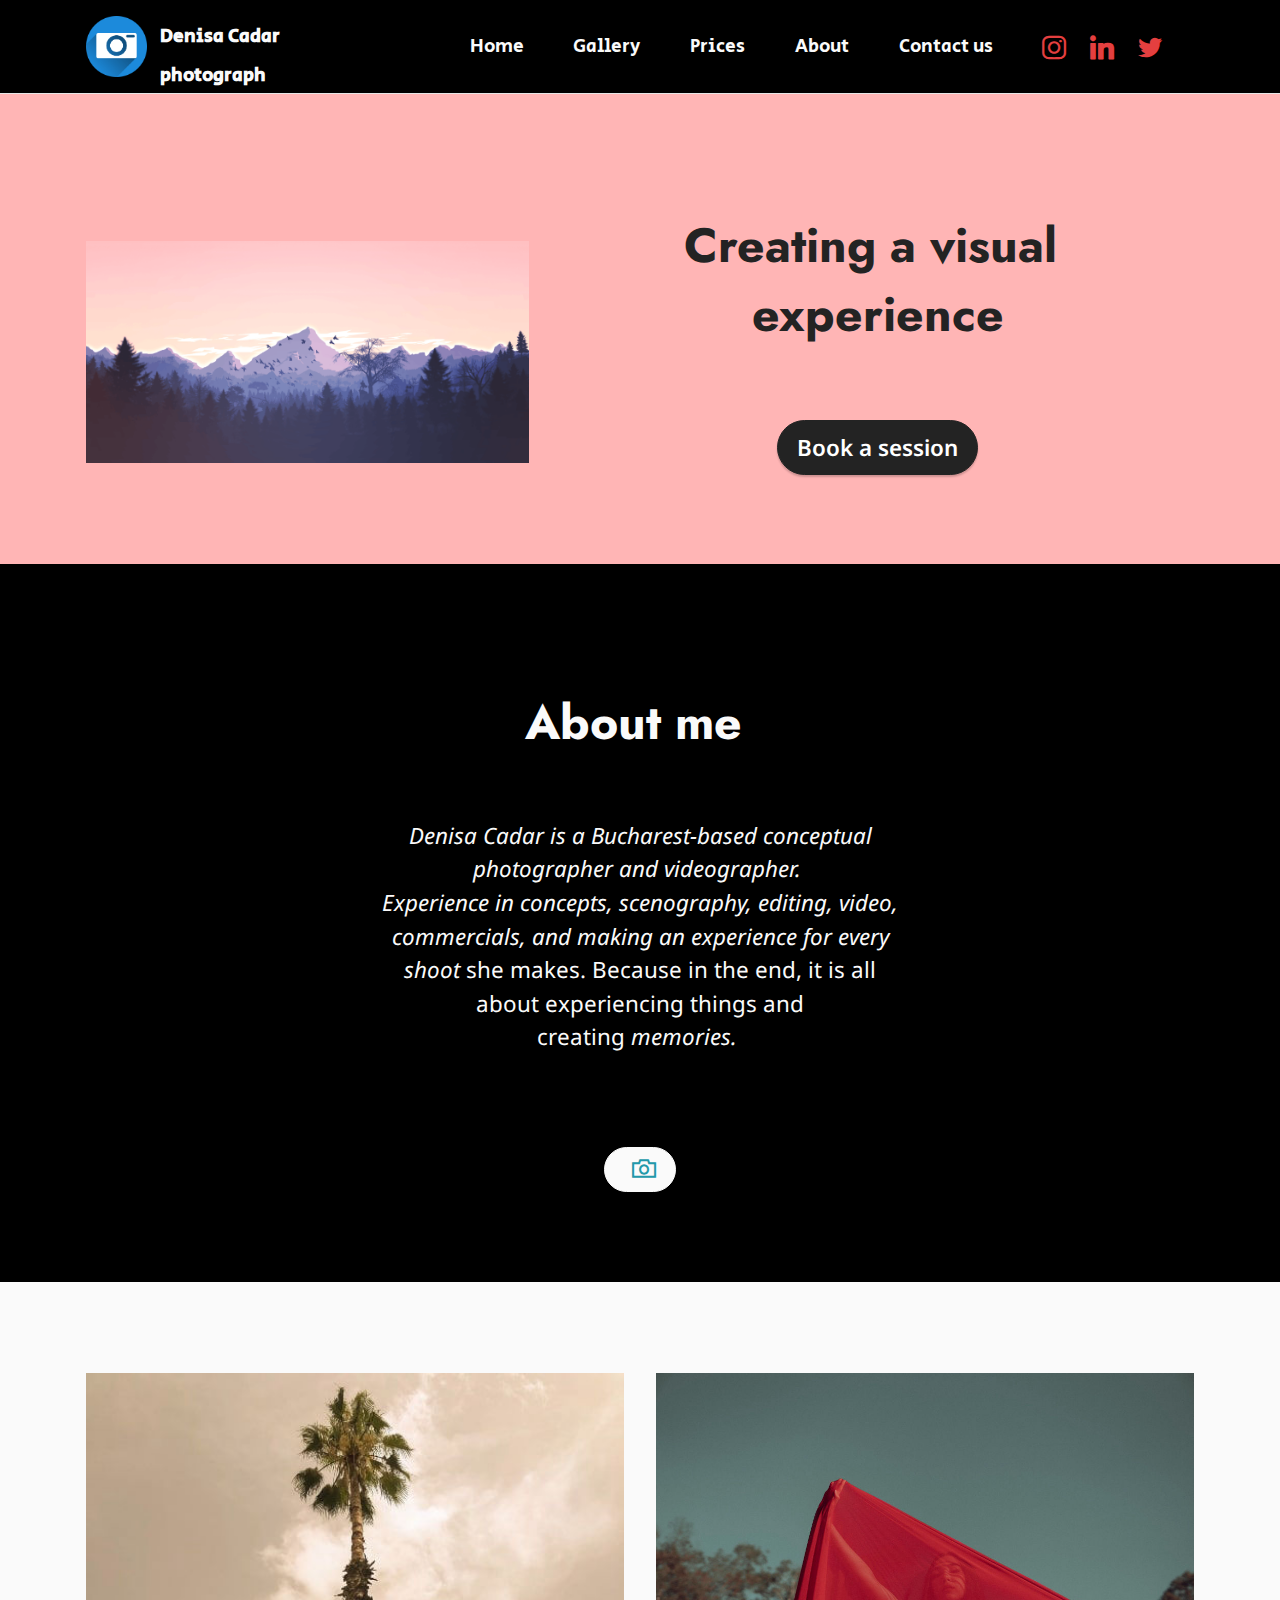
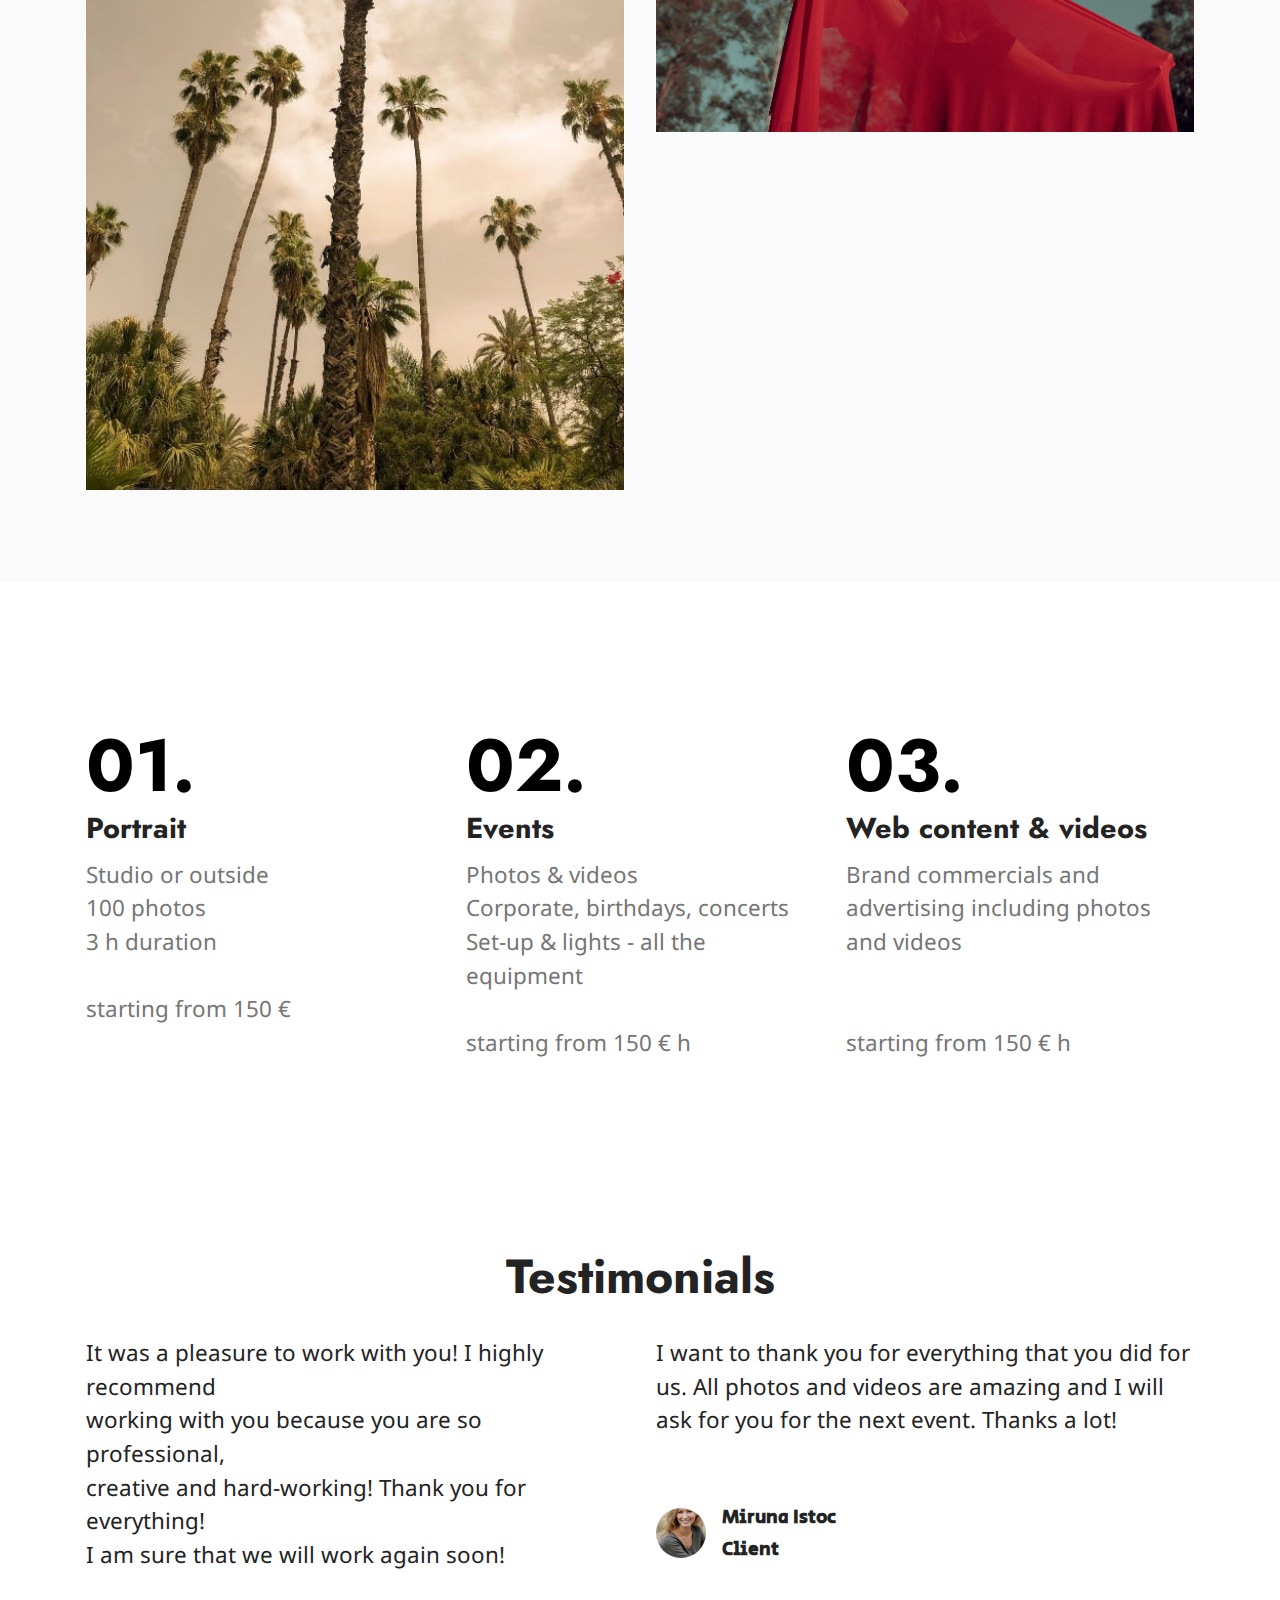
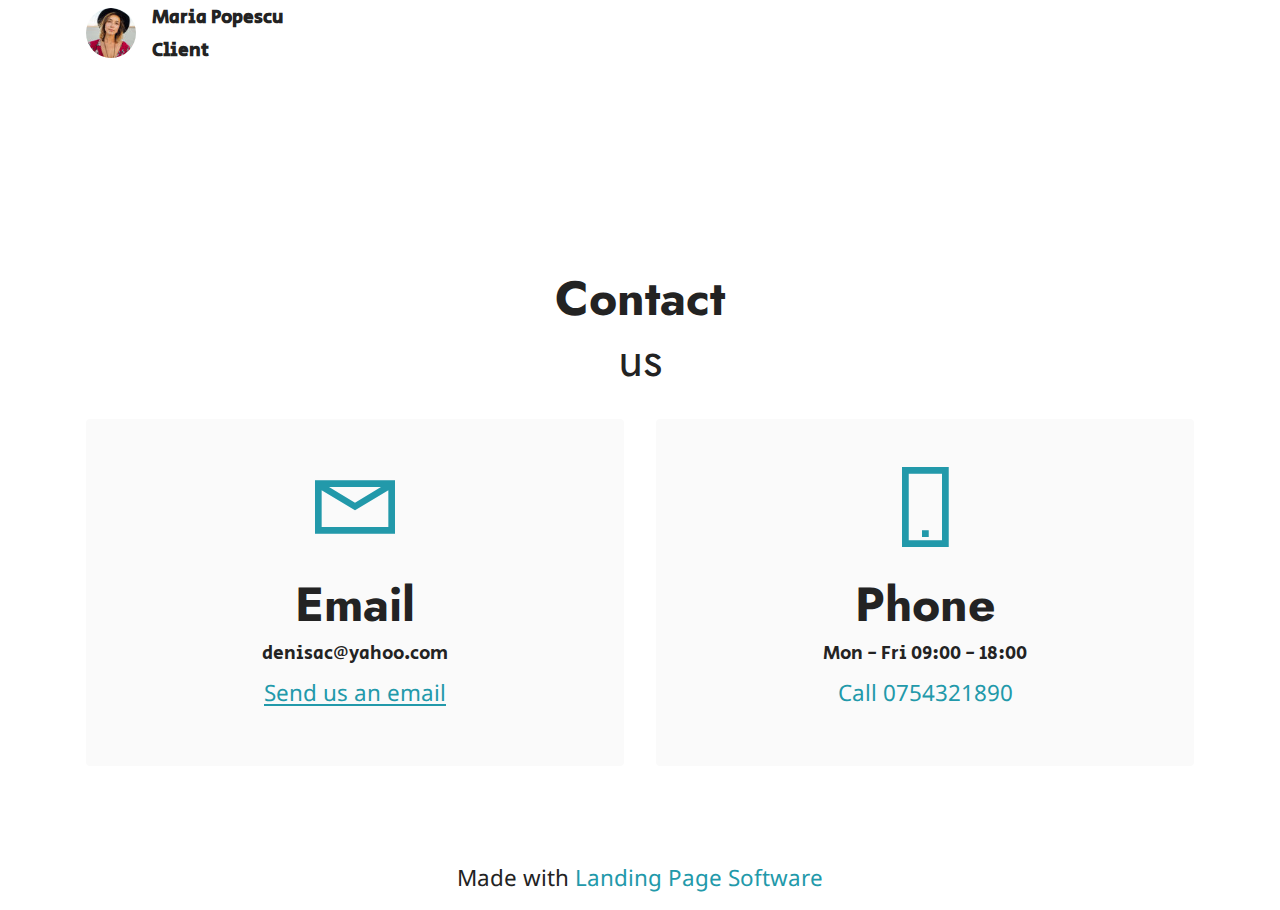
<file: index.html>
<!DOCTYPE html>
<html  >
<head>
  <!-- Site made with Mobirise Website Builder v5.6.13, https://mobirise.com -->
  <meta charset="UTF-8">
  <meta http-equiv="X-UA-Compatible" content="IE=edge">
  <meta name="generator" content="Mobirise v5.6.13, mobirise.com">
  <meta name="twitter:card" content="summary_large_image"/>
  <meta name="twitter:image:src" content="">
  <meta property="og:image" content="">
  <meta name="twitter:title" content="Home">
  <meta name="viewport" content="width=device-width, initial-scale=1, minimum-scale=1">
  <link rel="shortcut icon" href="assets/images/mbr-171x171.png" type="image/x-icon">
  <meta name="description" content="">
  
  
  <title>Home</title>
  <link rel="stylesheet" href="assets/web/assets/mobirise-icons2/mobirise2.css">
  <link rel="stylesheet" href="assets/bootstrap/css/bootstrap.min.css">
  <link rel="stylesheet" href="assets/bootstrap/css/bootstrap-grid.min.css">
  <link rel="stylesheet" href="assets/bootstrap/css/bootstrap-reboot.min.css">
  <link rel="stylesheet" href="assets/dropdown/css/style.css">
  <link rel="stylesheet" href="assets/socicon/css/styles.css">
  <link rel="stylesheet" href="assets/theme/css/style.css">
  <link rel="preload" href="https://fonts.googleapis.com/css?family=Jost:100,200,300,400,500,600,700,800,900,100i,200i,300i,400i,500i,600i,700i,800i,900i&display=swap" as="style" onload="this.onload=null;this.rel='stylesheet'">
  <noscript><link rel="stylesheet" href="https://fonts.googleapis.com/css?family=Jost:100,200,300,400,500,600,700,800,900,100i,200i,300i,400i,500i,600i,700i,800i,900i&display=swap"></noscript>
  <link rel="preload" href="https://fonts.googleapis.com/css?family=Noto+Sans:100,100i,200,200i,300,300i,400,400i,500,500i,600,600i,700,700i,800,800i,900,900i&display=swap" as="style" onload="this.onload=null;this.rel='stylesheet'">
  <noscript><link rel="stylesheet" href="https://fonts.googleapis.com/css?family=Noto+Sans:100,100i,200,200i,300,300i,400,400i,500,500i,600,600i,700,700i,800,800i,900,900i&display=swap"></noscript>
  <link rel="preload" href="https://fonts.googleapis.com/css?family=Secular+One:400&display=swap" as="style" onload="this.onload=null;this.rel='stylesheet'">
  <noscript><link rel="stylesheet" href="https://fonts.googleapis.com/css?family=Secular+One:400&display=swap"></noscript>
  <link rel="preload" as="style" href="assets/mobirise/css/mbr-additional.css"><link rel="stylesheet" href="assets/mobirise/css/mbr-additional.css" type="text/css">
  
  
  
  
</head>
<body>
  
  <section data-bs-version="5.1" class="menu cid-s48OLK6784" once="menu" id="menu1-h">
    
    <nav class="navbar navbar-dropdown navbar-fixed-top navbar-expand-lg">
        <div class="container">
            <div class="navbar-brand">
                <span class="navbar-logo">
                    <a href="index.html#top">
                        <img src="assets/images/mbr-171x171.png" alt="Mobirise Website Builder" style="height: 3.8rem;">
                    </a>
                </span>
                <span class="navbar-caption-wrap"><a class="navbar-caption text-white text-primary display-4" href="index.html#header11-19"><br>Denisa Cadar&nbsp;<br><br>photograph</a></span>
            </div>
            <button class="navbar-toggler" type="button" data-toggle="collapse" data-bs-toggle="collapse" data-target="#navbarSupportedContent" data-bs-target="#navbarSupportedContent" aria-controls="navbarNavAltMarkup" aria-expanded="false" aria-label="Toggle navigation">
                <div class="hamburger">
                    <span></span>
                    <span></span>
                    <span></span>
                    <span></span>
                </div>
            </button>
            <div class="collapse navbar-collapse" id="navbarSupportedContent">
                <ul class="navbar-nav nav-dropdown nav-right" data-app-modern-menu="true"><li class="nav-item"><a class="nav-link link text-white show text-primary display-4" href="index.html">Home</a></li><li class="nav-item"><a class="nav-link link text-white text-primary display-4" href="index.html#image4-n">Gallery</a></li><li class="nav-item"><a class="nav-link link text-white text-primary display-4" href="index.html#features23-1i">Prices</a></li><li class="nav-item"><a class="nav-link link text-white show text-primary display-4" href="index.html#header1-f">About</a></li><li class="nav-item"><a class="nav-link link text-white show text-primary display-4" href="page1.html#contacts1-r" aria-expanded="false">Contact us</a></li></ul>
                <div class="icons-menu">
                    <a class="iconfont-wrapper" href="https://mobiri.se" target="_blank">
                        <span class="p-2 mbr-iconfont socicon-instagram socicon" style="color: rgb(228, 63, 63); fill: rgb(228, 63, 63);"></span>
                    </a>
                    <a class="iconfont-wrapper" href="https://mobiri.se" target="_blank">
                        <span class="p-2 mbr-iconfont socicon-linkedin socicon" style="color: rgb(228, 63, 63); fill: rgb(228, 63, 63);"></span>
                    </a>
                    <a class="iconfont-wrapper" href="https://mobiri.se" target="_blank">
                        <span class="p-2 mbr-iconfont socicon-twitter socicon" style="color: rgb(228, 63, 63); fill: rgb(228, 63, 63);"></span>
                    </a>
                    
                </div>
                
            </div>
        </div>
    </nav>

</section>

<section data-bs-version="5.1" class="header11 cid-tqmeXChKBB" id="header11-19">

    

    
    

    <div class="container">
        <div class="row justify-content-center">
            <div class="col-12 col-md-5 image-wrapper">
                <img class="w-100" src="assets/images/mbr-1036x518.png" alt="Mobirise Website Builder">
            </div>
            <div class="col-12 col-md">
                <div class="text-wrapper text-center">
                    <h1 class="mbr-section-title mbr-fonts-style mb-3 display-2"><strong>Creating&nbsp;</strong><strong>a visual&nbsp;</strong></h1>
                    <p class="mbr-text mbr-fonts-style display-2"><strong>experience</strong><br><strong><br></strong></p>
                    <div class="mbr-section-btn mt-3"><a class="btn btn-secondary display-7" href="page2.html">Book a session</a></div>
                </div>
            </div>
        </div>
    </div>
</section>

<section data-bs-version="5.1" class="header1 cid-s48MCQYojq" id="header1-f">

    

    

    <div class="align-center container">
        <div class="row justify-content-center">
            <div class="col-12 col-lg-6">
                <h1 class="mbr-section-title mbr-fonts-style mb-3 display-2"><em><strong><br></strong></em><strong>About</strong> <strong>me</strong>&nbsp;<br><em><strong><br></strong></em></h1>
                
                <p class="mbr-text mbr-fonts-style display-7"><em>Denisa Cadar is a Bucharest-based conceptual photographer and videographer.&nbsp;</em><br><em>Experience in concepts, scenography, editing, video, commercials, and making an experience for every shoot&nbsp;</em>she makes. Because in the end, it is all about experiencing things and creating<em>&nbsp;memories.&nbsp;<br></em><br><br></p>
                <div class="mbr-section-btn mt-3"><a class="btn btn-white display-4" href="page2.html"><span class="mobi-mbri mobi-mbri-camera mbr-iconfont mbr-iconfont-btn" style="color: rgb(34, 153, 170);"></span></a></div>
            </div>
        </div>
    </div>
</section>

<section data-bs-version="5.1" class="image4 cid-tq5fTk1RaW mbr-fullscreen" id="image4-n">
    

    
    

    <div class="container">
        <div class="row">
            <div class="col-12 col-lg-6">
                <div class="image-wrapper">
                    <img src="assets/images/guilherme-caetano-0wvozycffya-unsplash-1-1050x700.jpg" alt="Mobirise Website Builder">
                    
                </div>
            </div>
            <div class="col-12 col-lg-6">
                <div class="image-wrapper">
                    <img src="assets/images/whatsapp-image-2022-12-15-at-12.37.03-min-525x700.jpg" alt="Mobirise Website Builder">
                    
                </div>
            </div>
        </div>
    </div>
</section>

<section data-bs-version="5.1" class="features23 cid-tqmkJNR3xr" id="features23-1i">

    

    
    
    <div class="container">
        <div class="card-wrapper">
            <div class="card-box align-left">
                
                
                
            </div>
        </div>
        <!-- col-12 col-md-6 col-lg-4 -->
        <div class="row justify-content-center content-row mt-4">
            <div class="card p-4 p-md-3 col-md-6 col-lg-4">
                <div class="card-box">
                    <div class="title">
                        <span class="num mbr-fonts-style display-1"><strong>01.</strong></span>
                    </div>
                    <h4 class="card-title mbr-fonts-style display-5"><strong>Portrait</strong></h4>
                    <p class="mbr-text card-text mbr-fonts-style display-7">Studio or outside
<br>100 photos
<br>3 h duration
<br>
<br>starting from 150 €</p>
                </div>
            </div>
            <div class="card p-4 p-md-3 col-md-6 col-lg-4">
                <div class="card-box">
                    <div class="title">
                        <span class="num mbr-fonts-style display-1"><strong>02.</strong></span>
                    </div>
                    <h4 class="card-title mbr-fonts-style display-5"><strong>Events</strong></h4>
                    <p class="mbr-text card-text mbr-fonts-style display-7">Photos &amp; videos
<br>Corporate, birthdays, concerts
<br>Set-up &amp; lights - all the equipment
<br>
<br>starting from 150 € h</p>
                </div>
            </div>
            <div class="card p-4 p-md-3 col-md-6 col-lg-4">
                <div class="card-box">
                    <div class="title">
                        <span class="num mbr-fonts-style display-1"><strong>03.</strong></span>
                    </div>
                    <h4 class="card-title mbr-fonts-style display-5"><strong>Web content &amp; videos</strong></h4>
                    <p class="mbr-text card-text mbr-fonts-style display-7">Brand commercials and advertising including photos and videos
<br>
<br>
<br>starting from 150 € h</p>
                </div>
            </div>
            
            
            
            
            
        </div>
    </div>
</section>

<section data-bs-version="5.1" class="testimonials2 cid-tqrMciuQ1Y" id="testimonials2-1m">
    
    
    
    
    <div class="container">
        <h3 class="mbr-section-title mbr-fonts-style align-center mb-4 display-2">
            <strong>Testimonials</strong>
        </h3>
        <div class="row justify-content-center">
            <div class="card col-12 col-md-6">
                <p class="mbr-text mbr-fonts-style mb-4 display-7">It was a pleasure to work with you! I highly recommend<br>working with you because you are so professional,&nbsp;<br>creative and hard-working! Thank you for everything!<br>I am sure that we will work again soon!</p>
                <div class="d-flex mb-md-0 mb-4">
                    <div class="image-wrapper">
                        <img src="assets/images/mbr-100x67.jpg" alt="Mobirise Website Builder">
                    </div>
                    <div class="text-wrapper">
                        <p class="name mbr-fonts-style mb-1 display-4">
                            <strong>Maria Popescu</strong></p>
                        <p class="position mbr-fonts-style display-4">
                            <strong>Client</strong>
                        </p>
                    </div>
                </div>
            </div>
            <div class="card col-12 col-md-6">
                <p class="mbr-text mbr-fonts-style mb-4 display-7">I want to thank you for everything that you did for us. All photos and videos are amazing and I will ask for you for the next event. Thanks a lot!&nbsp;<br><br></p>
                <div class="d-flex mb-md-0 mb-4">
                    <div class="image-wrapper">
                        <img src="assets/images/mbr-100x150.jpg" alt="Mobirise Website Builder">
                    </div>
                    <div class="text-wrapper">
                        <p class="name mbr-fonts-style mb-1 display-4"><strong>Miruna Istoc</strong></p>
                        <p class="position mbr-fonts-style display-4">
                            <strong>Client</strong>
                        </p>
                    </div>
                </div>
            </div>
        </div>
    </div>
</section>

<section data-bs-version="5.1" class="contacts1 cid-tqmlom9Jm8" id="contacts1-1k">

    

    
    
    <div class="container">
        <div class="mbr-section-head">
            <h3 class="mbr-section-title mbr-fonts-style align-center mb-0 display-2">
                <strong>Contact</strong></h3>
            <h4 class="mbr-section-subtitle mbr-fonts-style align-center mb-0 mt-2 display-2">us</h4>
        </div>
        <div class="row justify-content-center mt-4">
            <div class="card col-12 col-lg-6">
                <div class="card-wrapper">
                    <div class="card-box align-center">
                        <div class="image-wrapper">
                            <span class="mbr-iconfont mobi-mbri-letter mobi-mbri"></span>
                        </div>
                        <h4 class="card-title mbr-fonts-style mb-2 display-2">
                            <strong>Email</strong>
                        </h4>
                        <p class="mbr-text mbr-fonts-style mb-2 display-4">denisac@yahoo.com</p>
                        <h5 class="link mbr-fonts-style display-7"><a href="mailto:info@site.com" class="text-primary">Send us an
                                email</a>
                        </h5>
                    </div>
                </div>
            </div>
            <div class="card col-12 col-lg-6">
                <div class="card-wrapper">
                    <div class="card-box align-center">
                        <div class="image-wrapper">
                            <span class="mbr-iconfont mobi-mbri-mobile-2 mobi-mbri"></span>
                        </div>
                        <h4 class="card-title mbr-fonts-style align-center mb-2 display-2">
                            <strong>Phone</strong>
                        </h4>
                        <p class="mbr-text mbr-fonts-style mb-2 display-4">
                            Mon - Fri 09:00 - 18:00</p>
                        <h5 class="link mbr-black mbr-fonts-style display-7">Call 0754321890</h5>
                    </div>
                </div>
            </div>
        </div>
    </div>
</section><section class="display-7" style="padding: 0;align-items: center;justify-content: center;flex-wrap: wrap;    align-content: center;display: flex;position: relative;height: 4rem;"><a href="https://mobiri.se/2904062" style="flex: 1 1;height: 4rem;position: absolute;width: 100%;z-index: 1;"><img alt="" style="height: 4rem;" src="[data-uri]"></a><p style="margin: 0;text-align: center;" class="display-7">Made with &#8204;</p><a style="z-index:1" href="https://mobirise.com/builder/landing-page-software.html">Landing Page Software</a></section><script src="assets/bootstrap/js/bootstrap.bundle.min.js"></script>  <script src="assets/smoothscroll/smooth-scroll.js"></script>  <script src="assets/ytplayer/index.js"></script>  <script src="assets/dropdown/js/navbar-dropdown.js"></script>  <script src="assets/theme/js/script.js"></script>  
  
  
</body>
</html>
</file>
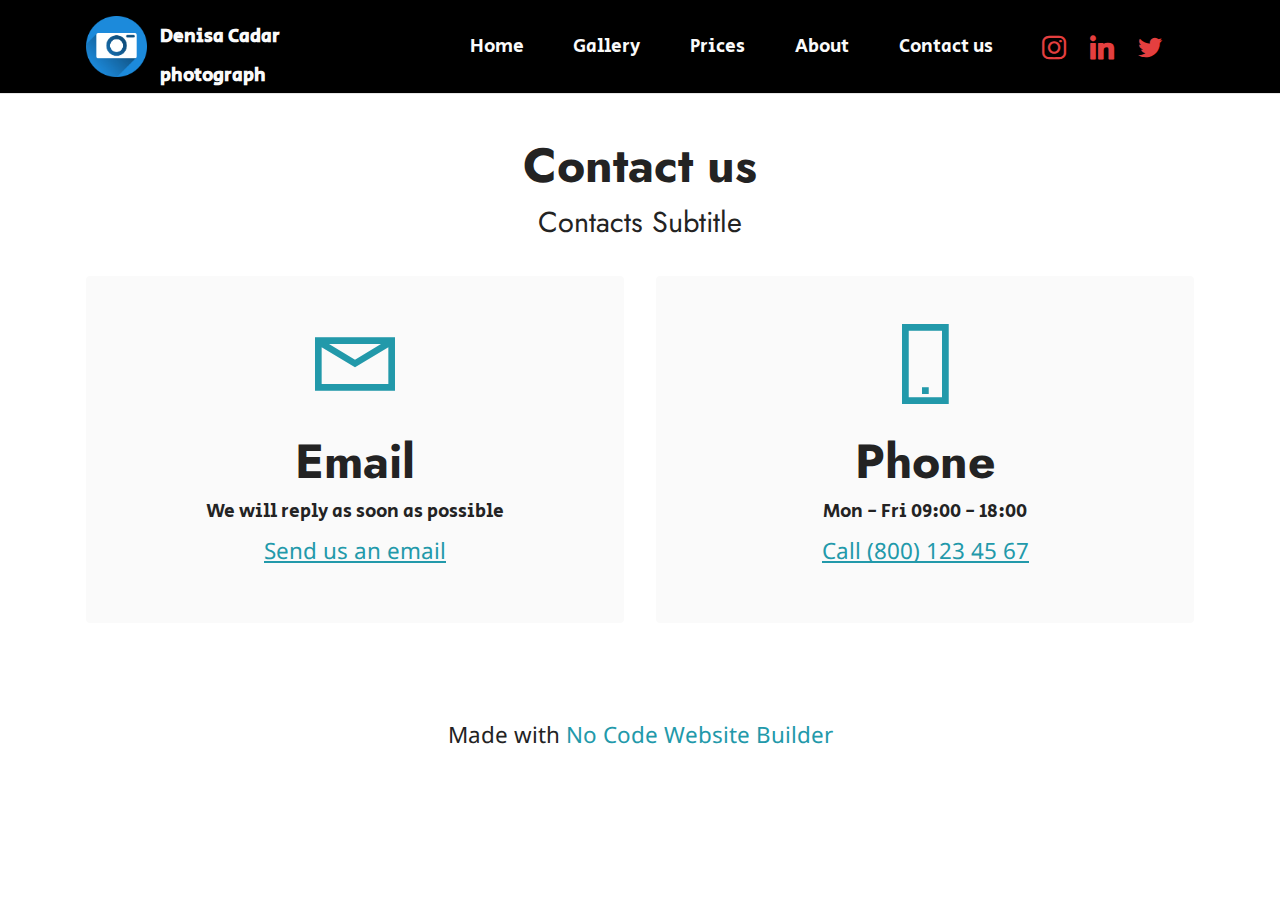
<file: page1.html>
<!DOCTYPE html>
<html  >
<head>
  <!-- Site made with Mobirise Website Builder v5.6.13, https://mobirise.com -->
  <meta charset="UTF-8">
  <meta http-equiv="X-UA-Compatible" content="IE=edge">
  <meta name="generator" content="Mobirise v5.6.13, mobirise.com">
  <meta name="twitter:card" content="summary_large_image"/>
  <meta name="twitter:image:src" content="">
  <meta property="og:image" content="">
  <meta name="twitter:title" content="Support us&nbsp;">
  <meta name="viewport" content="width=device-width, initial-scale=1, minimum-scale=1">
  <link rel="shortcut icon" href="assets/images/mbr-171x171.png" type="image/x-icon">
  <meta name="description" content="">
  
  
  <title>Support us&nbsp;</title>
  <link rel="stylesheet" href="assets/web/assets/mobirise-icons2/mobirise2.css">
  <link rel="stylesheet" href="assets/bootstrap/css/bootstrap.min.css">
  <link rel="stylesheet" href="assets/bootstrap/css/bootstrap-grid.min.css">
  <link rel="stylesheet" href="assets/bootstrap/css/bootstrap-reboot.min.css">
  <link rel="stylesheet" href="assets/dropdown/css/style.css">
  <link rel="stylesheet" href="assets/socicon/css/styles.css">
  <link rel="stylesheet" href="assets/theme/css/style.css">
  <link rel="preload" href="https://fonts.googleapis.com/css?family=Jost:100,200,300,400,500,600,700,800,900,100i,200i,300i,400i,500i,600i,700i,800i,900i&display=swap" as="style" onload="this.onload=null;this.rel='stylesheet'">
  <noscript><link rel="stylesheet" href="https://fonts.googleapis.com/css?family=Jost:100,200,300,400,500,600,700,800,900,100i,200i,300i,400i,500i,600i,700i,800i,900i&display=swap"></noscript>
  <link rel="preload" href="https://fonts.googleapis.com/css?family=Noto+Sans:100,100i,200,200i,300,300i,400,400i,500,500i,600,600i,700,700i,800,800i,900,900i&display=swap" as="style" onload="this.onload=null;this.rel='stylesheet'">
  <noscript><link rel="stylesheet" href="https://fonts.googleapis.com/css?family=Noto+Sans:100,100i,200,200i,300,300i,400,400i,500,500i,600,600i,700,700i,800,800i,900,900i&display=swap"></noscript>
  <link rel="preload" href="https://fonts.googleapis.com/css?family=Secular+One:400&display=swap" as="style" onload="this.onload=null;this.rel='stylesheet'">
  <noscript><link rel="stylesheet" href="https://fonts.googleapis.com/css?family=Secular+One:400&display=swap"></noscript>
  <link rel="preload" as="style" href="assets/mobirise/css/mbr-additional.css"><link rel="stylesheet" href="assets/mobirise/css/mbr-additional.css" type="text/css">
  
  
  
  
</head>
<body>
  
  <section data-bs-version="5.1" class="menu cid-s48OLK6784" once="menu" id="menu1-q">
    
    <nav class="navbar navbar-dropdown navbar-fixed-top navbar-expand-lg">
        <div class="container">
            <div class="navbar-brand">
                <span class="navbar-logo">
                    <a href="index.html#top">
                        <img src="assets/images/mbr-171x171.png" alt="Mobirise Website Builder" style="height: 3.8rem;">
                    </a>
                </span>
                <span class="navbar-caption-wrap"><a class="navbar-caption text-white text-primary display-4" href="index.html#header11-19"><br>Denisa Cadar&nbsp;<br><br>photograph</a></span>
            </div>
            <button class="navbar-toggler" type="button" data-toggle="collapse" data-bs-toggle="collapse" data-target="#navbarSupportedContent" data-bs-target="#navbarSupportedContent" aria-controls="navbarNavAltMarkup" aria-expanded="false" aria-label="Toggle navigation">
                <div class="hamburger">
                    <span></span>
                    <span></span>
                    <span></span>
                    <span></span>
                </div>
            </button>
            <div class="collapse navbar-collapse" id="navbarSupportedContent">
                <ul class="navbar-nav nav-dropdown nav-right" data-app-modern-menu="true"><li class="nav-item"><a class="nav-link link text-white show text-primary display-4" href="index.html">Home</a></li><li class="nav-item"><a class="nav-link link text-white text-primary display-4" href="index.html#image4-n">Gallery</a></li><li class="nav-item"><a class="nav-link link text-white text-primary display-4" href="index.html#features23-1i">Prices</a></li><li class="nav-item"><a class="nav-link link text-white show text-primary display-4" href="index.html#header1-f">About</a></li><li class="nav-item"><a class="nav-link link text-white show text-primary display-4" href="page1.html#contacts1-r" aria-expanded="false">Contact us</a></li></ul>
                <div class="icons-menu">
                    <a class="iconfont-wrapper" href="https://mobiri.se" target="_blank">
                        <span class="p-2 mbr-iconfont socicon-instagram socicon" style="color: rgb(228, 63, 63); fill: rgb(228, 63, 63);"></span>
                    </a>
                    <a class="iconfont-wrapper" href="https://mobiri.se" target="_blank">
                        <span class="p-2 mbr-iconfont socicon-linkedin socicon" style="color: rgb(228, 63, 63); fill: rgb(228, 63, 63);"></span>
                    </a>
                    <a class="iconfont-wrapper" href="https://mobiri.se" target="_blank">
                        <span class="p-2 mbr-iconfont socicon-twitter socicon" style="color: rgb(228, 63, 63); fill: rgb(228, 63, 63);"></span>
                    </a>
                    
                </div>
                
            </div>
        </div>
    </nav>

</section>

<section data-bs-version="5.1" class="contacts1 cid-tq5uugU1lY" id="contacts1-r">

    

    
    
    <div class="container">
        <div class="mbr-section-head">
            <h3 class="mbr-section-title mbr-fonts-style align-center mb-0 display-2">
                <strong>Contact us</strong></h3>
            <h4 class="mbr-section-subtitle mbr-fonts-style align-center mb-0 mt-2 display-5">
                Contacts Subtitle
            </h4>
        </div>
        <div class="row justify-content-center mt-4">
            <div class="card col-12 col-lg-6">
                <div class="card-wrapper">
                    <div class="card-box align-center">
                        <div class="image-wrapper">
                            <span class="mbr-iconfont mobi-mbri-letter mobi-mbri"></span>
                        </div>
                        <h4 class="card-title mbr-fonts-style mb-2 display-2">
                            <strong>Email</strong>
                        </h4>
                        <p class="mbr-text mbr-fonts-style mb-2 display-4">
                            We will reply as soon as possible</p>
                        <h5 class="link mbr-fonts-style display-7"><a href="mailto:info@site.com" class="text-primary">Send us an
                                email</a>
                        </h5>
                    </div>
                </div>
            </div>
            <div class="card col-12 col-lg-6">
                <div class="card-wrapper">
                    <div class="card-box align-center">
                        <div class="image-wrapper">
                            <span class="mbr-iconfont mobi-mbri-mobile-2 mobi-mbri"></span>
                        </div>
                        <h4 class="card-title mbr-fonts-style align-center mb-2 display-2">
                            <strong>Phone</strong>
                        </h4>
                        <p class="mbr-text mbr-fonts-style mb-2 display-4">
                            Mon - Fri 09:00 - 18:00</p>
                        <h5 class="link mbr-black mbr-fonts-style display-7">
                            <a href="tel:+12345678910" class="text-primary">Call (800) 123 45 67</a>
                        </h5>
                    </div>
                </div>
            </div>
        </div>
    </div>
</section><section class="display-7" style="padding: 0;align-items: center;justify-content: center;flex-wrap: wrap;    align-content: center;display: flex;position: relative;height: 4rem;"><a href="https://mobiri.se/2904062" style="flex: 1 1;height: 4rem;position: absolute;width: 100%;z-index: 1;"><img alt="" style="height: 4rem;" src="[data-uri]"></a><p style="margin: 0;text-align: center;" class="display-7">Made with &#8204;</p><a style="z-index:1" href="https://mobirise.com/builder/no-code-website-builder.html">No Code Website Builder</a></section><script src="assets/bootstrap/js/bootstrap.bundle.min.js"></script>  <script src="assets/smoothscroll/smooth-scroll.js"></script>  <script src="assets/ytplayer/index.js"></script>  <script src="assets/dropdown/js/navbar-dropdown.js"></script>  <script src="assets/theme/js/script.js"></script>  
  
  
</body>
</html>
</file>
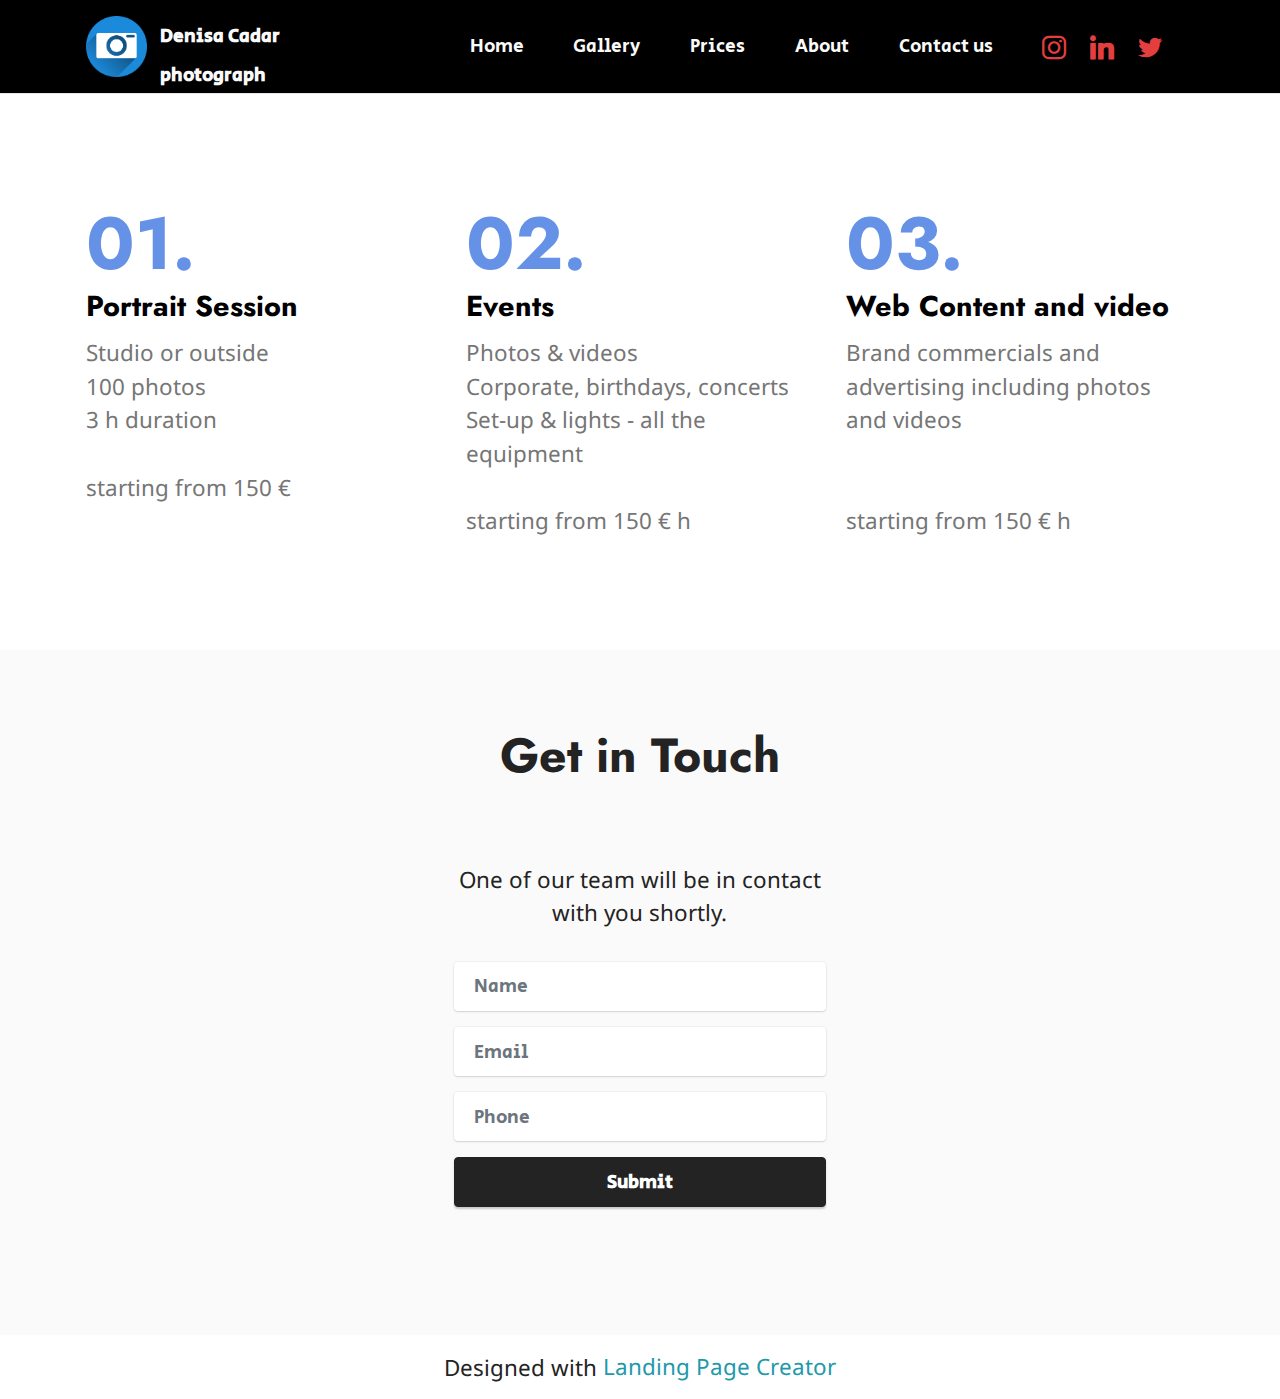
<file: page2.html>
<!DOCTYPE html>
<html  >
<head>
  <!-- Site made with Mobirise Website Builder v5.6.13, https://mobirise.com -->
  <meta charset="UTF-8">
  <meta http-equiv="X-UA-Compatible" content="IE=edge">
  <meta name="generator" content="Mobirise v5.6.13, mobirise.com">
  <meta name="twitter:card" content="summary_large_image"/>
  <meta name="twitter:image:src" content="">
  <meta property="og:image" content="">
  <meta name="twitter:title" content="Book a session">
  <meta name="viewport" content="width=device-width, initial-scale=1, minimum-scale=1">
  <link rel="shortcut icon" href="assets/images/mbr-171x171.png" type="image/x-icon">
  <meta name="description" content="">
  
  
  <title>Book a session</title>
  <link rel="stylesheet" href="assets/bootstrap/css/bootstrap.min.css">
  <link rel="stylesheet" href="assets/bootstrap/css/bootstrap-grid.min.css">
  <link rel="stylesheet" href="assets/bootstrap/css/bootstrap-reboot.min.css">
  <link rel="stylesheet" href="assets/dropdown/css/style.css">
  <link rel="stylesheet" href="assets/socicon/css/styles.css">
  <link rel="stylesheet" href="assets/theme/css/style.css">
  <link rel="preload" href="https://fonts.googleapis.com/css?family=Jost:100,200,300,400,500,600,700,800,900,100i,200i,300i,400i,500i,600i,700i,800i,900i&display=swap" as="style" onload="this.onload=null;this.rel='stylesheet'">
  <noscript><link rel="stylesheet" href="https://fonts.googleapis.com/css?family=Jost:100,200,300,400,500,600,700,800,900,100i,200i,300i,400i,500i,600i,700i,800i,900i&display=swap"></noscript>
  <link rel="preload" href="https://fonts.googleapis.com/css?family=Noto+Sans:100,100i,200,200i,300,300i,400,400i,500,500i,600,600i,700,700i,800,800i,900,900i&display=swap" as="style" onload="this.onload=null;this.rel='stylesheet'">
  <noscript><link rel="stylesheet" href="https://fonts.googleapis.com/css?family=Noto+Sans:100,100i,200,200i,300,300i,400,400i,500,500i,600,600i,700,700i,800,800i,900,900i&display=swap"></noscript>
  <link rel="preload" href="https://fonts.googleapis.com/css?family=Secular+One:400&display=swap" as="style" onload="this.onload=null;this.rel='stylesheet'">
  <noscript><link rel="stylesheet" href="https://fonts.googleapis.com/css?family=Secular+One:400&display=swap"></noscript>
  <link rel="preload" as="style" href="assets/mobirise/css/mbr-additional.css"><link rel="stylesheet" href="assets/mobirise/css/mbr-additional.css" type="text/css">
  
  
  
  
</head>
<body>
  
  <section data-bs-version="5.1" class="menu cid-s48OLK6784" once="menu" id="menu1-1a">
    
    <nav class="navbar navbar-dropdown navbar-fixed-top navbar-expand-lg">
        <div class="container">
            <div class="navbar-brand">
                <span class="navbar-logo">
                    <a href="index.html#top">
                        <img src="assets/images/mbr-171x171.png" alt="Mobirise Website Builder" style="height: 3.8rem;">
                    </a>
                </span>
                <span class="navbar-caption-wrap"><a class="navbar-caption text-white text-primary display-4" href="index.html#header11-19"><br>Denisa Cadar&nbsp;<br><br>photograph</a></span>
            </div>
            <button class="navbar-toggler" type="button" data-toggle="collapse" data-bs-toggle="collapse" data-target="#navbarSupportedContent" data-bs-target="#navbarSupportedContent" aria-controls="navbarNavAltMarkup" aria-expanded="false" aria-label="Toggle navigation">
                <div class="hamburger">
                    <span></span>
                    <span></span>
                    <span></span>
                    <span></span>
                </div>
            </button>
            <div class="collapse navbar-collapse" id="navbarSupportedContent">
                <ul class="navbar-nav nav-dropdown nav-right" data-app-modern-menu="true"><li class="nav-item"><a class="nav-link link text-white show text-primary display-4" href="index.html">Home</a></li><li class="nav-item"><a class="nav-link link text-white text-primary display-4" href="index.html#image4-n">Gallery</a></li><li class="nav-item"><a class="nav-link link text-white text-primary display-4" href="index.html#features23-1i">Prices</a></li><li class="nav-item"><a class="nav-link link text-white show text-primary display-4" href="index.html#header1-f">About</a></li><li class="nav-item"><a class="nav-link link text-white show text-primary display-4" href="page1.html#contacts1-r" aria-expanded="false">Contact us</a></li></ul>
                <div class="icons-menu">
                    <a class="iconfont-wrapper" href="https://mobiri.se" target="_blank">
                        <span class="p-2 mbr-iconfont socicon-instagram socicon" style="color: rgb(228, 63, 63); fill: rgb(228, 63, 63);"></span>
                    </a>
                    <a class="iconfont-wrapper" href="https://mobiri.se" target="_blank">
                        <span class="p-2 mbr-iconfont socicon-linkedin socicon" style="color: rgb(228, 63, 63); fill: rgb(228, 63, 63);"></span>
                    </a>
                    <a class="iconfont-wrapper" href="https://mobiri.se" target="_blank">
                        <span class="p-2 mbr-iconfont socicon-twitter socicon" style="color: rgb(228, 63, 63); fill: rgb(228, 63, 63);"></span>
                    </a>
                    
                </div>
                
            </div>
        </div>
    </nav>

</section>

<section data-bs-version="5.1" class="features23 cid-tqmg9BxNmC" id="features23-1e">

    

    
    
    <div class="container">
        <div class="card-wrapper">
            <div class="card-box align-left">
                
                
                
            </div>
        </div>
        <!-- col-12 col-md-6 col-lg-4 -->
        <div class="row justify-content-center content-row mt-4">
            <div class="card p-4 p-md-3 col-md-6 col-lg-4">
                <div class="card-box">
                    <div class="title">
                        <span class="num mbr-fonts-style display-1"><strong>01.</strong></span>
                    </div>
                    <h4 class="card-title mbr-fonts-style display-5"><strong>Portrait Session</strong></h4>
                    <p class="mbr-text card-text mbr-fonts-style display-7">Studio or outside<br>100 photos<br>3 h duration<br><br>starting from 150&nbsp;€</p>
                </div>
            </div>
            <div class="card p-4 p-md-3 col-md-6 col-lg-4">
                <div class="card-box">
                    <div class="title">
                        <span class="num mbr-fonts-style display-1"><strong>02.</strong></span>
                    </div>
                    <h4 class="card-title mbr-fonts-style display-5"><strong>Events</strong></h4>
                    <p class="mbr-text card-text mbr-fonts-style display-7">Photos &amp; videos<br>Corporate, birthdays, concerts<br>Set-up &amp; lights - all the equipment<br><br>starting from 150&nbsp;€ h</p>
                </div>
            </div>
            <div class="card p-4 p-md-3 col-md-6 col-lg-4">
                <div class="card-box">
                    <div class="title">
                        <span class="num mbr-fonts-style display-1"><strong>03.</strong></span>
                    </div>
                    <h4 class="card-title mbr-fonts-style display-5"><strong>Web Content and video</strong></h4>
                    <p class="mbr-text card-text mbr-fonts-style display-7">Brand commercials and advertising including photos and videos<br><br><br>starting from 150&nbsp;€ h</p>
                </div>
            </div>
            
            
            
            
            
        </div>
    </div>
</section>

<section data-bs-version="5.1" class="form7 cid-tqmi8EUwWf" id="form7-1f">
    
    
    <div class="container">
        <div class="mbr-section-head">
            <h3 class="mbr-section-title mbr-fonts-style align-center mb-0 display-2">
                <strong>Get in Touch</strong>
            </h3>
            
        </div>
        <div class="row justify-content-center mt-4">
            <div class="col-lg-8 mx-auto mbr-form" data-form-type="formoid">
                <form action="https://mobirise.eu/" method="POST" class="mbr-form form-with-styler mx-auto" data-form-title="Form Name"><input type="hidden" name="email" data-form-email="true" value="WIxfW0KUCnre6POvOsqEcWYw0i/moi5ihS9nI2fbHsZYA+QuTxAcknSPcbuAcI7LEoN3xsyvUvNuJm58sVg8j4P+ZWUEONl4nvjjNlNAEjSZZy36Fmi5yugDSYj0AwbV">
                    <p class="mbr-text mbr-fonts-style align-center mb-4 display-7">
                        One of our team will be in contact with you shortly.
                    </p>
                    <div class="row">
                        <div hidden="hidden" data-form-alert="" class="alert alert-success col-12">Thanks for filling out the form!</div>
                        <div hidden="hidden" data-form-alert-danger="" class="alert alert-danger col-12">
                            Oops...! some problem!
                        </div>
                    </div>
                    <div class="dragArea row">
                        <div class="col-lg-12 col-md-12 col-sm-12 form-group mb-3" data-for="name">
                            <input type="text" name="name" placeholder="Name" data-form-field="name" class="form-control" value="" id="name-form7-1f">
                        </div>
                        <div class="col-lg-12 col-md-12 col-sm-12 form-group mb-3" data-for="email">
                            <input type="email" name="email" placeholder="Email" data-form-field="email" class="form-control" value="" id="email-form7-1f">
                        </div>
                        <div data-for="phone" class="col-lg-12 col-md-12 col-sm-12 form-group mb-3">
                            <input type="tel" name="phone" placeholder="Phone" data-form-field="phone" class="form-control" value="" id="phone-form7-1f">
                        </div>
                        <div class="col-auto mbr-section-btn align-center"><button type="submit" class="btn btn-black display-4">Submit</button></div>
                    </div>
                </form>
            </div>
        </div>
    </div>
</section><section class="display-7" style="padding: 0;align-items: center;justify-content: center;flex-wrap: wrap;    align-content: center;display: flex;position: relative;height: 4rem;"><a href="https://mobiri.se/2904062" style="flex: 1 1;height: 4rem;position: absolute;width: 100%;z-index: 1;"><img alt="" style="height: 4rem;" src="[data-uri]"></a><p style="margin: 0;text-align: center;" class="display-7">Designed with &#8204;</p><a style="z-index:1" href="https://mobirise.com/builder/landing-page-builder.html">Landing Page Creator</a></section><script src="assets/bootstrap/js/bootstrap.bundle.min.js"></script>  <script src="assets/smoothscroll/smooth-scroll.js"></script>  <script src="assets/ytplayer/index.js"></script>  <script src="assets/dropdown/js/navbar-dropdown.js"></script>  <script src="assets/theme/js/script.js"></script>  <script src="assets/formoid/formoid.min.js"></script>  
  
  
</body>
</html>
</file>
<file: assets/web/assets/mobirise-icons2/mobirise2.css>
@font-face {
  font-family: 'Moririse2';
  font-display: swap;
  src:  url('mobirise2.eot?f2bix4');
  src:  url('mobirise2.eot?f2bix4#iefix') format('embedded-opentype'),
    url('mobirise2.ttf?f2bix4') format('truetype'),
    url('mobirise2.woff?f2bix4') format('woff'),
    url('mobirise2.svg?f2bix4#mobirise2') format('svg');
  font-weight: normal;
  font-style: normal;
}

[class^="mobi-"], [class*=" mobi-"] {
  /* use !important to prevent issues with browser extensions that change fonts */
  font-family: 'Moririse2' !important;
  speak: none;
  font-style: normal;
  font-weight: normal;
  font-variant: normal;
  text-transform: none;
  line-height: 1;

  /* Better Font Rendering =========== */
  -webkit-font-smoothing: antialiased;
  -moz-osx-font-smoothing: grayscale;
}

.mobi-mbri-add-submenu:before {
  content: "\e900";
}
.mobi-mbri-alert:before {
  content: "\e901";
}
.mobi-mbri-align-center:before {
  content: "\e902";
}
.mobi-mbri-align-justify:before {
  content: "\e903";
}
.mobi-mbri-align-left:before {
  content: "\e904";
}
.mobi-mbri-align-right:before {
  content: "\e905";
}
.mobi-mbri-android:before {
  content: "\e906";
}
.mobi-mbri-apple:before {
  content: "\e907";
}
.mobi-mbri-arrow-down:before {
  content: "\e908";
}
.mobi-mbri-arrow-next:before {
  content: "\e909";
}
.mobi-mbri-arrow-prev:before {
  content: "\e90a";
}
.mobi-mbri-arrow-up:before {
  content: "\e90b";
}
.mobi-mbri-bold:before {
  content: "\e90c";
}
.mobi-mbri-bookmark:before {
  content: "\e90d";
}
.mobi-mbri-bootstrap:before {
  content: "\e90e";
}
.mobi-mbri-briefcase:before {
  content: "\e90f";
}
.mobi-mbri-browse:before {
  content: "\e910";
}
.mobi-mbri-bulleted-list:before {
  content: "\e911";
}
.mobi-mbri-calendar:before {
  content: "\e912";
}
.mobi-mbri-camera:before {
  content: "\e913";
}
.mobi-mbri-cart-add:before {
  content: "\e914";
}
.mobi-mbri-cart-full:before {
  content: "\e915";
}
.mobi-mbri-cash:before {
  content: "\e916";
}
.mobi-mbri-change-style:before {
  content: "\e917";
}
.mobi-mbri-chat:before {
  content: "\e918";
}
.mobi-mbri-clock:before {
  content: "\e919";
}
.mobi-mbri-close:before {
  content: "\e91a";
}
.mobi-mbri-cloud:before {
  content: "\e91b";
}
.mobi-mbri-code:before {
  content: "\e91c";
}
.mobi-mbri-contact-form:before {
  content: "\e91d";
}
.mobi-mbri-credit-card:before {
  content: "\e91e";
}
.mobi-mbri-cursor-click:before {
  content: "\e91f";
}
.mobi-mbri-cust-feedback:before {
  content: "\e920";
}
.mobi-mbri-database:before {
  content: "\e921";
}
.mobi-mbri-delivery:before {
  content: "\e922";
}
.mobi-mbri-desktop:before {
  content: "\e923";
}
.mobi-mbri-devices:before {
  content: "\e924";
}
.mobi-mbri-down:before {
  content: "\e925";
}
.mobi-mbri-download-2:before {
  content: "\e926";
}
.mobi-mbri-download:before {
  content: "\e927";
}
.mobi-mbri-drag-n-drop-2:before {
  content: "\e928";
}
.mobi-mbri-drag-n-drop:before {
  content: "\e929";
}
.mobi-mbri-edit-2:before {
  content: "\e92a";
}
.mobi-mbri-edit:before {
  content: "\e92b";
}
.mobi-mbri-error:before {
  content: "\e92c";
}
.mobi-mbri-extension:before {
  content: "\e92d";
}
.mobi-mbri-features:before {
  content: "\e92e";
}
.mobi-mbri-file:before {
  content: "\e92f";
}
.mobi-mbri-flag:before {
  content: "\e930";
}
.mobi-mbri-folder:before {
  content: "\e931";
}
.mobi-mbri-gift:before {
  content: "\e932";
}
.mobi-mbri-github:before {
  content: "\e933";
}
.mobi-mbri-globe-2:before {
  content: "\e934";
}
.mobi-mbri-globe:before {
  content: "\e935";
}
.mobi-mbri-growing-chart:before {
  content: "\e936";
}
.mobi-mbri-hearth:before {
  content: "\e937";
}
.mobi-mbri-help:before {
  content: "\e938";
}
.mobi-mbri-home:before {
  content: "\e939";
}
.mobi-mbri-hot-cup:before {
  content: "\e93a";
}
.mobi-mbri-idea:before {
  content: "\e93b";
}
.mobi-mbri-image-gallery:before {
  content: "\e93c";
}
.mobi-mbri-image-slider:before {
  content: "\e93d";
}
.mobi-mbri-info:before {
  content: "\e93e";
}
.mobi-mbri-italic:before {
  content: "\e93f";
}
.mobi-mbri-key:before {
  content: "\e940";
}
.mobi-mbri-laptop:before {
  content: "\e941";
}
.mobi-mbri-layers:before {
  content: "\e942";
}
.mobi-mbri-left-right:before {
  content: "\e943";
}
.mobi-mbri-left:before {
  content: "\e944";
}
.mobi-mbri-letter:before {
  content: "\e945";
}
.mobi-mbri-like:before {
  content: "\e946";
}
.mobi-mbri-link:before {
  content: "\e947";
}
.mobi-mbri-lock:before {
  content: "\e948";
}
.mobi-mbri-login:before {
  content: "\e949";
}
.mobi-mbri-logout:before {
  content: "\e94a";
}
.mobi-mbri-magic-stick:before {
  content: "\e94b";
}
.mobi-mbri-map-pin:before {
  content: "\e94c";
}
.mobi-mbri-menu:before {
  content: "\e94d";
}
.mobi-mbri-mobile-2:before {
  content: "\e94e";
}
.mobi-mbri-mobile-horizontal:before {
  content: "\e94f";
}
.mobi-mbri-mobile:before {
  content: "\e950";
}
.mobi-mbri-mobirise:before {
  content: "\e951";
}
.mobi-mbri-more-horizontal:before {
  content: "\e952";
}
.mobi-mbri-more-vertical:before {
  content: "\e953";
}
.mobi-mbri-music:before {
  content: "\e954";
}
.mobi-mbri-new-file:before {
  content: "\e955";
}
.mobi-mbri-numbered-list:before {
  content: "\e956";
}
.mobi-mbri-opened-folder:before {
  content: "\e957";
}
.mobi-mbri-pages:before {
  content: "\e958";
}
.mobi-mbri-paper-plane:before {
  content: "\e959";
}
.mobi-mbri-paperclip:before {
  content: "\e95a";
}
.mobi-mbri-phone:before {
  content: "\e95b";
}
.mobi-mbri-photo:before {
  content: "\e95c";
}
.mobi-mbri-photos:before {
  content: "\e95d";
}
.mobi-mbri-pin:before {
  content: "\e95e";
}
.mobi-mbri-play:before {
  content: "\e95f";
}
.mobi-mbri-plus:before {
  content: "\e960";
}
.mobi-mbri-preview:before {
  content: "\e961";
}
.mobi-mbri-print:before {
  content: "\e962";
}
.mobi-mbri-protect:before {
  content: "\e963";
}
.mobi-mbri-question:before {
  content: "\e964";
}
.mobi-mbri-quote-left:before {
  content: "\e965";
}
.mobi-mbri-quote-right:before {
  content: "\e966";
}
.mobi-mbri-redo:before {
  content: "\e967";
}
.mobi-mbri-refresh:before {
  content: "\e968";
}
.mobi-mbri-responsive-2:before {
  content: "\e969";
}
.mobi-mbri-responsive:before {
  content: "\e96a";
}
.mobi-mbri-right:before {
  content: "\e96b";
}
.mobi-mbri-rocket:before {
  content: "\e96c";
}
.mobi-mbri-sad-face:before {
  content: "\e96d";
}
.mobi-mbri-sale:before {
  content: "\e96e";
}
.mobi-mbri-save:before {
  content: "\e96f";
}
.mobi-mbri-search:before {
  content: "\e970";
}
.mobi-mbri-setting-2:before {
  content: "\e971";
}
.mobi-mbri-setting-3:before {
  content: "\e972";
}
.mobi-mbri-setting:before {
  content: "\e973";
}
.mobi-mbri-share:before {
  content: "\e974";
}
.mobi-mbri-shopping-bag:before {
  content: "\e975";
}
.mobi-mbri-shopping-basket:before {
  content: "\e976";
}
.mobi-mbri-shopping-cart:before {
  content: "\e977";
}
.mobi-mbri-sites:before {
  content: "\e978";
}
.mobi-mbri-smile-face:before {
  content: "\e979";
}
.mobi-mbri-speed:before {
  content: "\e97a";
}
.mobi-mbri-star:before {
  content: "\e97b";
}
.mobi-mbri-success:before {
  content: "\e97c";
}
.mobi-mbri-sun:before {
  content: "\e97d";
}
.mobi-mbri-sun2:before {
  content: "\e97e";
}
.mobi-mbri-tablet-vertical:before {
  content: "\e97f";
}
.mobi-mbri-tablet:before {
  content: "\e980";
}
.mobi-mbri-target:before {
  content: "\e981";
}
.mobi-mbri-timer:before {
  content: "\e982";
}
.mobi-mbri-to-ftp:before {
  content: "\e983";
}
.mobi-mbri-to-local-drive:before {
  content: "\e984";
}
.mobi-mbri-touch-swipe:before {
  content: "\e985";
}
.mobi-mbri-touch:before {
  content: "\e986";
}
.mobi-mbri-trash:before {
  content: "\e987";
}
.mobi-mbri-underline:before {
  content: "\e988";
}
.mobi-mbri-undo:before {
  content: "\e989";
}
.mobi-mbri-unlink:before {
  content: "\e98a";
}
.mobi-mbri-unlock:before {
  content: "\e98b";
}
.mobi-mbri-up-down:before {
  content: "\e98c";
}
.mobi-mbri-up:before {
  content: "\e98d";
}
.mobi-mbri-update:before {
  content: "\e98e";
}
.mobi-mbri-upload-2:before {
  content: "\e98f";
}
.mobi-mbri-upload:before {
  content: "\e990";
}
.mobi-mbri-user-2:before {
  content: "\e991";
}
.mobi-mbri-user:before {
  content: "\e992";
}
.mobi-mbri-users:before {
  content: "\e993";
}
.mobi-mbri-video-play:before {
  content: "\e994";
}
.mobi-mbri-video:before {
  content: "\e995";
}
.mobi-mbri-watch:before {
  content: "\e996";
}
.mobi-mbri-website-theme-2:before {
  content: "\e997";
}
.mobi-mbri-website-theme:before {
  content: "\e998";
}
.mobi-mbri-wifi:before {
  content: "\e999";
}
.mobi-mbri-windows:before {
  content: "\e99a";
}
.mobi-mbri-zoom-in:before {
  content: "\e99b";
}
.mobi-mbri-zoom-out:before {
  content: "\e99c";
}
</file>
<file: assets/dropdown/css/style.css>
.navbar-dropdown {
  left: 0;
  padding: 0;
  position: absolute;
  right: 0;
  top: 0;
  transition: all 0.45s ease;
  z-index: 1030;
  background: #282828; }
  .navbar-dropdown .navbar-logo {
    margin-right: 0.8rem;
    transition: margin 0.3s ease-in-out;
    vertical-align: middle; }
    .navbar-dropdown .navbar-logo img {
      height: 3.125rem;
      transition: all 0.3s ease-in-out; }
    .navbar-dropdown .navbar-logo.mbr-iconfont {
      font-size: 3.125rem;
      line-height: 3.125rem; }
  .navbar-dropdown .navbar-caption {
    font-weight: 700;
    white-space: normal;
    vertical-align: -4px;
    line-height: 3.125rem !important; }
    .navbar-dropdown .navbar-caption, .navbar-dropdown .navbar-caption:hover {
      color: inherit;
      text-decoration: none; }
  .navbar-dropdown .mbr-iconfont + .navbar-caption {
    vertical-align: -1px; }
  .navbar-dropdown.navbar-fixed-top {
    position: fixed; }
  .navbar-dropdown .navbar-brand span {
    vertical-align: -4px; }
  .navbar-dropdown.bg-color.transparent {
    background: none; }
  .navbar-dropdown.navbar-short .navbar-brand {
    padding: 0.625rem 0; }
    .navbar-dropdown.navbar-short .navbar-brand span {
      vertical-align: -1px; }
  .navbar-dropdown.navbar-short .navbar-caption {
    line-height: 2.375rem !important;
    vertical-align: -2px; }
  .navbar-dropdown.navbar-short .navbar-logo {
    margin-right: 0.5rem; }
    .navbar-dropdown.navbar-short .navbar-logo img {
      height: 2.375rem; }
    .navbar-dropdown.navbar-short .navbar-logo.mbr-iconfont {
      font-size: 2.375rem;
      line-height: 2.375rem; }
  .navbar-dropdown.navbar-short .mbr-table-cell {
    height: 3.625rem; }
  .navbar-dropdown .navbar-close {
    left: 0.6875rem;
    position: fixed;
    top: 0.75rem;
    z-index: 1000; }
  .navbar-dropdown .hamburger-icon {
    content: "";
    display: inline-block;
    vertical-align: middle;
    width: 16px;
    -webkit-box-shadow: 0 -6px 0 1px #282828,0 0 0 1px #282828,0 6px 0 1px #282828;
    -moz-box-shadow: 0 -6px 0 1px #282828,0 0 0 1px #282828,0 6px 0 1px #282828;
    box-shadow: 0 -6px 0 1px #282828,0 0 0 1px #282828,0 6px 0 1px #282828; }

.dropdown-menu .dropdown-toggle[data-toggle="dropdown-submenu"]::after {
  border-bottom: 0.35em solid transparent;
  border-left: 0.35em solid;
  border-right: 0;
  border-top: 0.35em solid transparent;
  margin-left: 0.3rem; }

.dropdown-menu .dropdown-item:focus {
  outline: 0; }

.nav-dropdown {
  font-size: 0.75rem;
  font-weight: 500;
  height: auto !important; }
  .nav-dropdown .nav-btn {
    padding-left: 1rem; }
  .nav-dropdown .link {
    margin: .667em 1.667em;
    font-weight: 500;
    padding: 0;
    transition: color .2s ease-in-out; }
    .nav-dropdown .link.dropdown-toggle {
      margin-right: 2.583em; }
      .nav-dropdown .link.dropdown-toggle::after {
        margin-left: .25rem;
        border-top: 0.35em solid;
        border-right: 0.35em solid transparent;
        border-left: 0.35em solid transparent;
        border-bottom: 0; }
      .nav-dropdown .link.dropdown-toggle[aria-expanded="true"] {
        margin: 0;
        padding: 0.667em 3.263em  0.667em 1.667em; }
  .nav-dropdown .link::after,
  .nav-dropdown .dropdown-item::after {
    color: inherit; }
  .nav-dropdown .btn {
    font-size: 0.75rem;
    font-weight: 700;
    letter-spacing: 0;
    margin-bottom: 0;
    padding-left: 1.25rem;
    padding-right: 1.25rem; }
  .nav-dropdown .dropdown-menu {
    border-radius: 0;
    border: 0;
    left: 0;
    margin: 0;
    padding-bottom: 1.25rem;
    padding-top: 1.25rem;
    position: relative; }
  .nav-dropdown .dropdown-submenu {
    margin-left: 0.125rem;
    top: 0; }
  .nav-dropdown .dropdown-item {
    font-weight: 500;
    line-height: 2;
    padding: 0.3846em 4.615em 0.3846em 1.5385em;
    position: relative;
    transition: color .2s ease-in-out, background-color .2s ease-in-out; }
    .nav-dropdown .dropdown-item::after {
      margin-top: -0.3077em;
      position: absolute;
      right: 1.1538em;
      top: 50%; }
    .nav-dropdown .dropdown-item:focus, .nav-dropdown .dropdown-item:hover {
      background: none; }

@media (max-width: 767px) {
  .nav-dropdown.navbar-toggleable-sm {
    bottom: 0;
    display: none;
    left: 0;
    overflow-x: hidden;
    position: fixed;
    top: 0;
    transform: translateX(-100%);
    -ms-transform: translateX(-100%);
    -webkit-transform: translateX(-100%);
    width: 18.75rem;
    z-index: 999; } }
.nav-dropdown.navbar-toggleable-xl {
  bottom: 0;
  display: none;
  left: 0;
  overflow-x: hidden;
  position: fixed;
  top: 0;
  transform: translateX(-100%);
  -ms-transform: translateX(-100%);
  -webkit-transform: translateX(-100%);
  width: 18.75rem;
  z-index: 999; }

.nav-dropdown-sm {
  display: block !important;
  overflow-x: hidden;
  overflow: auto;
  padding-top: 3.875rem; }
  .nav-dropdown-sm::after {
    content: "";
    display: block;
    height: 3rem;
    width: 100%; }
  .nav-dropdown-sm.collapse.in ~ .navbar-close {
    display: block !important; }
  .nav-dropdown-sm.collapsing, .nav-dropdown-sm.collapse.in {
    transform: translateX(0);
    -ms-transform: translateX(0);
    -webkit-transform: translateX(0);
    transition: all 0.25s ease-out;
    -webkit-transition: all 0.25s ease-out;
    background: #282828; }
  .nav-dropdown-sm.collapsing[aria-expanded="false"] {
    transform: translateX(-100%);
    -ms-transform: translateX(-100%);
    -webkit-transform: translateX(-100%); }
  .nav-dropdown-sm .nav-item {
    display: block;
    margin-left: 0 !important;
    padding-left: 0; }
  .nav-dropdown-sm .link,
  .nav-dropdown-sm .dropdown-item {
    border-top: 1px dotted rgba(255, 255, 255, 0.1);
    font-size: 0.8125rem;
    line-height: 1.6;
    margin: 0 !important;
    padding: 0.875rem 2.4rem 0.875rem 1.5625rem !important;
    position: relative;
    white-space: normal; }
    .nav-dropdown-sm .link:focus, .nav-dropdown-sm .link:hover,
    .nav-dropdown-sm .dropdown-item:focus,
    .nav-dropdown-sm .dropdown-item:hover {
      background: rgba(0, 0, 0, 0.2) !important;
      color: #c0a375; }
  .nav-dropdown-sm .nav-btn {
    position: relative;
    padding: 1.5625rem 1.5625rem 0 1.5625rem; }
    .nav-dropdown-sm .nav-btn::before {
      border-top: 1px dotted rgba(255, 255, 255, 0.1);
      content: "";
      left: 0;
      position: absolute;
      top: 0;
      width: 100%; }
    .nav-dropdown-sm .nav-btn + .nav-btn {
      padding-top: 0.625rem; }
      .nav-dropdown-sm .nav-btn + .nav-btn::before {
        display: none; }
  .nav-dropdown-sm .btn {
    padding: 0.625rem 0; }
  .nav-dropdown-sm .dropdown-toggle[data-toggle="dropdown-submenu"]::after {
    margin-left: .25rem;
    border-top: 0.35em solid;
    border-right: 0.35em solid transparent;
    border-left: 0.35em solid transparent;
    border-bottom: 0; }
  .nav-dropdown-sm .dropdown-toggle[data-toggle="dropdown-submenu"][aria-expanded="true"]::after {
    border-top: 0;
    border-right: 0.35em solid transparent;
    border-left: 0.35em solid transparent;
    border-bottom: 0.35em solid; }
  .nav-dropdown-sm .dropdown-menu {
    margin: 0;
    padding: 0;
    position: relative;
    top: 0;
    left: 0;
    width: 100%;
    border: 0;
    float: none;
    border-radius: 0;
    background: none; }
  .nav-dropdown-sm .dropdown-submenu {
    left: 100%;
    margin-left: 0.125rem;
    margin-top: -1.25rem;
    top: 0; }

.navbar-toggleable-sm .nav-dropdown .dropdown-menu {
  position: absolute; }

.navbar-toggleable-sm .nav-dropdown .dropdown-submenu {
  left: 100%;
  margin-left: 0.125rem;
  margin-top: -1.25rem;
  top: 0; }

.navbar-toggleable-sm.opened .nav-dropdown .dropdown-menu {
  position: relative; }

.navbar-toggleable-sm.opened .nav-dropdown .dropdown-submenu {
  left: 0;
  margin-left: 00rem;
  margin-top: 0rem;
  top: 0; }

.is-builder .nav-dropdown.collapsing {
  transition: none !important; }
</file>
<file: assets/socicon/css/styles.css>
@charset "UTF-8";

@font-face {
  font-family: 'Socicon';
  src:  url('../fonts/socicon.eot');
  src:  url('../fonts/socicon.eot?#iefix') format('embedded-opentype'),
    url('../fonts/socicon.woff2') format('woff2'),
    url('../fonts/socicon.ttf') format('truetype'),
    url('../fonts/socicon.woff') format('woff'),
    url('../fonts/socicon.svg#socicon') format('svg');
  font-weight: normal;
  font-style: normal;
  font-display: swap;
}

[data-icon]:before {
  font-family: "socicon" !important;
  content: attr(data-icon);
  font-style: normal !important;
  font-weight: normal !important;
  font-variant: normal !important;
  text-transform: none !important;
  speak: none;
  line-height: 1;
  -webkit-font-smoothing: antialiased;
  -moz-osx-font-smoothing: grayscale;
}

[class^="socicon-"], [class*=" socicon-"] {
  /* use !important to prevent issues with browser extensions that change fonts */
  font-family: 'Socicon' !important;
  speak: none;
  font-style: normal;
  font-weight: normal;
  font-variant: normal;
  text-transform: none;
  line-height: 1;

  /* Better Font Rendering =========== */
  -webkit-font-smoothing: antialiased;
  -moz-osx-font-smoothing: grayscale;
}

.socicon-eitaa:before {
  content: "\e97c";
}
.socicon-soroush:before {
  content: "\e97d";
}
.socicon-bale:before {
  content: "\e97e";
}
.socicon-zazzle:before {
  content: "\e97b";
}
.socicon-society6:before {
  content: "\e97a";
}
.socicon-redbubble:before {
  content: "\e979";
}
.socicon-avvo:before {
  content: "\e978";
}
.socicon-stitcher:before {
  content: "\e977";
}
.socicon-googlehangouts:before {
  content: "\e974";
}
.socicon-dlive:before {
  content: "\e975";
}
.socicon-vsco:before {
  content: "\e976";
}
.socicon-flipboard:before {
  content: "\e973";
}
.socicon-ubuntu:before {
  content: "\e958";
}
.socicon-artstation:before {
  content: "\e959";
}
.socicon-invision:before {
  content: "\e95a";
}
.socicon-torial:before {
  content: "\e95b";
}
.socicon-collectorz:before {
  content: "\e95c";
}
.socicon-seenthis:before {
  content: "\e95d";
}
.socicon-googleplaymusic:before {
  content: "\e95e";
}
.socicon-debian:before {
  content: "\e95f";
}
.socicon-filmfreeway:before {
  content: "\e960";
}
.socicon-gnome:before {
  content: "\e961";
}
.socicon-itchio:before {
  content: "\e962";
}
.socicon-jamendo:before {
  content: "\e963";
}
.socicon-mix:before {
  content: "\e964";
}
.socicon-sharepoint:before {
  content: "\e965";
}
.socicon-tinder:before {
  content: "\e966";
}
.socicon-windguru:before {
  content: "\e967";
}
.socicon-cdbaby:before {
  content: "\e968";
}
.socicon-elementaryos:before {
  content: "\e969";
}
.socicon-stage32:before {
  content: "\e96a";
}
.socicon-tiktok:before {
  content: "\e96b";
}
.socicon-gitter:before {
  content: "\e96c";
}
.socicon-letterboxd:before {
  content: "\e96d";
}
.socicon-threema:before {
  content: "\e96e";
}
.socicon-splice:before {
  content: "\e96f";
}
.socicon-metapop:before {
  content: "\e970";
}
.socicon-naver:before {
  content: "\e971";
}
.socicon-remote:before {
  content: "\e972";
}
.socicon-internet:before {
  content: "\e957";
}
.socicon-moddb:before {
  content: "\e94b";
}
.socicon-indiedb:before {
  content: "\e94c";
}
.socicon-traxsource:before {
  content: "\e94d";
}
.socicon-gamefor:before {
  content: "\e94e";
}
.socicon-pixiv:before {
  content: "\e94f";
}
.socicon-myanimelist:before {
  content: "\e950";
}
.socicon-blackberry:before {
  content: "\e951";
}
.socicon-wickr:before {
  content: "\e952";
}
.socicon-spip:before {
  content: "\e953";
}
.socicon-napster:before {
  content: "\e954";
}
.socicon-beatport:before {
  content: "\e955";
}
.socicon-hackerone:before {
  content: "\e956";
}
.socicon-hackernews:before {
  content: "\e946";
}
.socicon-smashwords:before {
  content: "\e947";
}
.socicon-kobo:before {
  content: "\e948";
}
.socicon-bookbub:before {
  content: "\e949";
}
.socicon-mailru:before {
  content: "\e94a";
}
.socicon-gitlab:before {
  content: "\e945";
}
.socicon-instructables:before {
  content: "\e944";
}
.socicon-portfolio:before {
  content: "\e943";
}
.socicon-codered:before {
  content: "\e940";
}
.socicon-origin:before {
  content: "\e941";
}
.socicon-nextdoor:before {
  content: "\e942";
}
.socicon-udemy:before {
  content: "\e93f";
}
.socicon-livemaster:before {
  content: "\e93e";
}
.socicon-crunchbase:before {
  content: "\e93b";
}
.socicon-homefy:before {
  content: "\e93c";
}
.socicon-calendly:before {
  content: "\e93d";
}
.socicon-realtor:before {
  content: "\e90f";
}
.socicon-tidal:before {
  content: "\e910";
}
.socicon-qobuz:before {
  content: "\e911";
}
.socicon-natgeo:before {
  content: "\e912";
}
.socicon-mastodon:before {
  content: "\e913";
}
.socicon-unsplash:before {
  content: "\e914";
}
.socicon-homeadvisor:before {
  content: "\e915";
}
.socicon-angieslist:before {
  content: "\e916";
}
.socicon-codepen:before {
  content: "\e917";
}
.socicon-slack:before {
  content: "\e918";
}
.socicon-openaigym:before {
  content: "\e919";
}
.socicon-logmein:before {
  content: "\e91a";
}
.socicon-fiverr:before {
  content: "\e91b";
}
.socicon-gotomeeting:before {
  content: "\e91c";
}
.socicon-aliexpress:before {
  content: "\e91d";
}
.socicon-guru:before {
  content: "\e91e";
}
.socicon-appstore:before {
  content: "\e91f";
}
.socicon-homes:before {
  content: "\e920";
}
.socicon-zoom:before {
  content: "\e921";
}
.socicon-alibaba:before {
  content: "\e922";
}
.socicon-craigslist:before {
  content: "\e923";
}
.socicon-wix:before {
  content: "\e924";
}
.socicon-redfin:before {
  content: "\e925";
}
.socicon-googlecalendar:before {
  content: "\e926";
}
.socicon-shopify:before {
  content: "\e927";
}
.socicon-freelancer:before {
  content: "\e928";
}
.socicon-seedrs:before {
  content: "\e929";
}
.socicon-bing:before {
  content: "\e92a";
}
.socicon-doodle:before {
  content: "\e92b";
}
.socicon-bonanza:before {
  content: "\e92c";
}
.socicon-squarespace:before {
  content: "\e92d";
}
.socicon-toptal:before {
  content: "\e92e";
}
.socicon-gust:before {
  content: "\e92f";
}
.socicon-ask:before {
  content: "\e930";
}
.socicon-trulia:before {
  content: "\e931";
}
.socicon-loomly:before {
  content: "\e932";
}
.socicon-ghost:before {
  content: "\e933";
}
.socicon-upwork:before {
  content: "\e934";
}
.socicon-fundable:before {
  content: "\e935";
}
.socicon-booking:before {
  content: "\e936";
}
.socicon-googlemaps:before {
  content: "\e937";
}
.socicon-zillow:before {
  content: "\e938";
}
.socicon-niconico:before {
  content: "\e939";
}
.socicon-toneden:before {
  content: "\e93a";
}
.socicon-augment:before {
  content: "\e908";
}
.socicon-bitbucket:before {
  content: "\e909";
}
.socicon-fyuse:before {
  content: "\e90a";
}
.socicon-yt-gaming:before {
  content: "\e90b";
}
.socicon-sketchfab:before {
  content: "\e90c";
}
.socicon-mobcrush:before {
  content: "\e90d";
}
.socicon-microsoft:before {
  content: "\e90e";
}
.socicon-pandora:before {
  content: "\e907";
}
.socicon-messenger:before {
  content: "\e906";
}
.socicon-gamewisp:before {
  content: "\e905";
}
.socicon-bloglovin:before {
  content: "\e904";
}
.socicon-tunein:before {
  content: "\e903";
}
.socicon-gamejolt:before {
  content: "\e901";
}
.socicon-trello:before {
  content: "\e902";
}
.socicon-spreadshirt:before {
  content: "\e900";
}
.socicon-500px:before {
  content: "\e000";
}
.socicon-8tracks:before {
  content: "\e001";
}
.socicon-airbnb:before {
  content: "\e002";
}
.socicon-alliance:before {
  content: "\e003";
}
.socicon-amazon:before {
  content: "\e004";
}
.socicon-amplement:before {
  content: "\e005";
}
.socicon-android:before {
  content: "\e006";
}
.socicon-angellist:before {
  content: "\e007";
}
.socicon-apple:before {
  content: "\e008";
}
.socicon-appnet:before {
  content: "\e009";
}
.socicon-baidu:before {
  content: "\e00a";
}
.socicon-bandcamp:before {
  content: "\e00b";
}
.socicon-battlenet:before {
  content: "\e00c";
}
.socicon-mixer:before {
  content: "\e00d";
}
.socicon-bebee:before {
  content: "\e00e";
}
.socicon-bebo:before {
  content: "\e00f";
}
.socicon-behance:before {
  content: "\e010";
}
.socicon-blizzard:before {
  content: "\e011";
}
.socicon-blogger:before {
  content: "\e012";
}
.socicon-buffer:before {
  content: "\e013";
}
.socicon-chrome:before {
  content: "\e014";
}
.socicon-coderwall:before {
  content: "\e015";
}
.socicon-curse:before {
  content: "\e016";
}
.socicon-dailymotion:before {
  content: "\e017";
}
.socicon-deezer:before {
  content: "\e018";
}
.socicon-delicious:before {
  content: "\e019";
}
.socicon-deviantart:before {
  content: "\e01a";
}
.socicon-diablo:before {
  content: "\e01b";
}
.socicon-digg:before {
  content: "\e01c";
}
.socicon-discord:before {
  content: "\e01d";
}
.socicon-disqus:before {
  content: "\e01e";
}
.socicon-douban:before {
  content: "\e01f";
}
.socicon-draugiem:before {
  content: "\e020";
}
.socicon-dribbble:before {
  content: "\e021";
}
.socicon-drupal:before {
  content: "\e022";
}
.socicon-ebay:before {
  content: "\e023";
}
.socicon-ello:before {
  content: "\e024";
}
.socicon-endomodo:before {
  content: "\e025";
}
.socicon-envato:before {
  content: "\e026";
}
.socicon-etsy:before {
  content: "\e027";
}
.socicon-facebook:before {
  content: "\e028";
}
.socicon-feedburner:before {
  content: "\e029";
}
.socicon-filmweb:before {
  content: "\e02a";
}
.socicon-firefox:before {
  content: "\e02b";
}
.socicon-flattr:before {
  content: "\e02c";
}
.socicon-flickr:before {
  content: "\e02d";
}
.socicon-formulr:before {
  content: "\e02e";
}
.socicon-forrst:before {
  content: "\e02f";
}
.socicon-foursquare:before {
  content: "\e030";
}
.socicon-friendfeed:before {
  content: "\e031";
}
.socicon-github:before {
  content: "\e032";
}
.socicon-goodreads:before {
  content: "\e033";
}
.socicon-google:before {
  content: "\e034";
}
.socicon-googlescholar:before {
  content: "\e035";
}
.socicon-googlegroups:before {
  content: "\e036";
}
.socicon-googlephotos:before {
  content: "\e037";
}
.socicon-googleplus:before {
  content: "\e038";
}
.socicon-grooveshark:before {
  content: "\e039";
}
.socicon-hackerrank:before {
  content: "\e03a";
}
.socicon-hearthstone:before {
  content: "\e03b";
}
.socicon-hellocoton:before {
  content: "\e03c";
}
.socicon-heroes:before {
  content: "\e03d";
}
.socicon-smashcast:before {
  content: "\e03e";
}
.socicon-horde:before {
  content: "\e03f";
}
.socicon-houzz:before {
  content: "\e040";
}
.socicon-icq:before {
  content: "\e041";
}
.socicon-identica:before {
  content: "\e042";
}
.socicon-imdb:before {
  content: "\e043";
}
.socicon-instagram:before {
  content: "\e044";
}
.socicon-issuu:before {
  content: "\e045";
}
.socicon-istock:before {
  content: "\e046";
}
.socicon-itunes:before {
  content: "\e047";
}
.socicon-keybase:before {
  content: "\e048";
}
.socicon-lanyrd:before {
  content: "\e049";
}
.socicon-lastfm:before {
  content: "\e04a";
}
.socicon-line:before {
  content: "\e04b";
}
.socicon-linkedin:before {
  content: "\e04c";
}
.socicon-livejournal:before {
  content: "\e04d";
}
.socicon-lyft:before {
  content: "\e04e";
}
.socicon-macos:before {
  content: "\e04f";
}
.socicon-mail:before {
  content: "\e050";
}
.socicon-medium:before {
  content: "\e051";
}
.socicon-meetup:before {
  content: "\e052";
}
.socicon-mixcloud:before {
  content: "\e053";
}
.socicon-modelmayhem:before {
  content: "\e054";
}
.socicon-mumble:before {
  content: "\e055";
}
.socicon-myspace:before {
  content: "\e056";
}
.socicon-newsvine:before {
  content: "\e057";
}
.socicon-nintendo:before {
  content: "\e058";
}
.socicon-npm:before {
  content: "\e059";
}
.socicon-odnoklassniki:before {
  content: "\e05a";
}
.socicon-openid:before {
  content: "\e05b";
}
.socicon-opera:before {
  content: "\e05c";
}
.socicon-outlook:before {
  content: "\e05d";
}
.socicon-overwatch:before {
  content: "\e05e";
}
.socicon-patreon:before {
  content: "\e05f";
}
.socicon-paypal:before {
  content: "\e060";
}
.socicon-periscope:before {
  content: "\e061";
}
.socicon-persona:before {
  content: "\e062";
}
.socicon-pinterest:before {
  content: "\e063";
}
.socicon-play:before {
  content: "\e064";
}
.socicon-player:before {
  content: "\e065";
}
.socicon-playstation:before {
  content: "\e066";
}
.socicon-pocket:before {
  content: "\e067";
}
.socicon-qq:before {
  content: "\e068";
}
.socicon-quora:before {
  content: "\e069";
}
.socicon-raidcall:before {
  content: "\e06a";
}
.socicon-ravelry:before {
  content: "\e06b";
}
.socicon-reddit:before {
  content: "\e06c";
}
.socicon-renren:before {
  content: "\e06d";
}
.socicon-researchgate:before {
  content: "\e06e";
}
.socicon-residentadvisor:before {
  content: "\e06f";
}
.socicon-reverbnation:before {
  content: "\e070";
}
.socicon-rss:before {
  content: "\e071";
}
.socicon-sharethis:before {
  content: "\e072";
}
.socicon-skype:before {
  content: "\e073";
}
.socicon-slideshare:before {
  content: "\e074";
}
.socicon-smugmug:before {
  content: "\e075";
}
.socicon-snapchat:before {
  content: "\e076";
}
.socicon-songkick:before {
  content: "\e077";
}
.socicon-soundcloud:before {
  content: "\e078";
}
.socicon-spotify:before {
  content: "\e079";
}
.socicon-stackexchange:before {
  content: "\e07a";
}
.socicon-stackoverflow:before {
  content: "\e07b";
}
.socicon-starcraft:before {
  content: "\e07c";
}
.socicon-stayfriends:before {
  content: "\e07d";
}
.socicon-steam:before {
  content: "\e07e";
}
.socicon-storehouse:before {
  content: "\e07f";
}
.socicon-strava:before {
  content: "\e080";
}
.socicon-streamjar:before {
  content: "\e081";
}
.socicon-stumbleupon:before {
  content: "\e082";
}
.socicon-swarm:before {
  content: "\e083";
}
.socicon-teamspeak:before {
  content: "\e084";
}
.socicon-teamviewer:before {
  content: "\e085";
}
.socicon-technorati:before {
  content: "\e086";
}
.socicon-telegram:before {
  content: "\e087";
}
.socicon-tripadvisor:before {
  content: "\e088";
}
.socicon-tripit:before {
  content: "\e089";
}
.socicon-triplej:before {
  content: "\e08a";
}
.socicon-tumblr:before {
  content: "\e08b";
}
.socicon-twitch:before {
  content: "\e08c";
}
.socicon-twitter:before {
  content: "\e08d";
}
.socicon-uber:before {
  content: "\e08e";
}
.socicon-ventrilo:before {
  content: "\e08f";
}
.socicon-viadeo:before {
  content: "\e090";
}
.socicon-viber:before {
  content: "\e091";
}
.socicon-viewbug:before {
  content: "\e092";
}
.socicon-vimeo:before {
  content: "\e093";
}
.socicon-vine:before {
  content: "\e094";
}
.socicon-vkontakte:before {
  content: "\e095";
}
.socicon-warcraft:before {
  content: "\e096";
}
.socicon-wechat:before {
  content: "\e097";
}
.socicon-weibo:before {
  content: "\e098";
}
.socicon-whatsapp:before {
  content: "\e099";
}
.socicon-wikipedia:before {
  content: "\e09a";
}
.socicon-windows:before {
  content: "\e09b";
}
.socicon-wordpress:before {
  content: "\e09c";
}
.socicon-wykop:before {
  content: "\e09d";
}
.socicon-xbox:before {
  content: "\e09e";
}
.socicon-xing:before {
  content: "\e09f";
}
.socicon-yahoo:before {
  content: "\e0a0";
}
.socicon-yammer:before {
  content: "\e0a1";
}
.socicon-yandex:before {
  content: "\e0a2";
}
.socicon-yelp:before {
  content: "\e0a3";
}
.socicon-younow:before {
  content: "\e0a4";
}
.socicon-youtube:before {
  content: "\e0a5";
}
.socicon-zapier:before {
  content: "\e0a6";
}
.socicon-zerply:before {
  content: "\e0a7";
}
.socicon-zomato:before {
  content: "\e0a8";
}
.socicon-zynga:before {
  content: "\e0a9";
}
</file>
<file: assets/theme/css/style.css>
@charset "UTF-8";
section {
  background-color: #ffffff;
}

body {
  font-style: normal;
  line-height: 1.5;
  font-weight: 400;
  color: #232323;
  position: relative;
}

button {
  background-color: transparent;
  border-color: transparent;
}

section,
.container,
.container-fluid {
  position: relative;
  word-wrap: break-word;
}

a.mbr-iconfont:hover {
  text-decoration: none;
}

.article .lead p,
.article .lead ul,
.article .lead ol,
.article .lead pre,
.article .lead blockquote {
  margin-bottom: 0;
}

a {
  font-style: normal;
  font-weight: 400;
  cursor: pointer;
}
a, a:hover {
  text-decoration: none;
}

.mbr-section-title {
  font-style: normal;
  line-height: 1.3;
}

.mbr-section-subtitle {
  line-height: 1.3;
}

.mbr-text {
  font-style: normal;
  line-height: 1.7;
}

h1,
h2,
h3,
h4,
h5,
h6,
.display-1,
.display-2,
.display-4,
.display-5,
.display-7,
span,
p,
a {
  line-height: 1;
  word-break: break-word;
  word-wrap: break-word;
  font-weight: 400;
}

b,
strong {
  font-weight: bold;
}

input:-webkit-autofill, input:-webkit-autofill:hover, input:-webkit-autofill:focus, input:-webkit-autofill:active {
  transition-delay: 9999s;
  -webkit-transition-property: background-color, color;
  transition-property: background-color, color;
}

textarea[type=hidden] {
  display: none;
}

section {
  background-position: 50% 50%;
  background-repeat: no-repeat;
  background-size: cover;
}
section .mbr-background-video,
section .mbr-background-video-preview {
  position: absolute;
  bottom: 0;
  left: 0;
  right: 0;
  top: 0;
}

.hidden {
  visibility: hidden;
}

.mbr-z-index20 {
  z-index: 20;
}

/*! Base colors */
.mbr-white {
  color: #ffffff;
}

.mbr-black {
  color: #111111;
}

.mbr-bg-white {
  background-color: #ffffff;
}

.mbr-bg-black {
  background-color: #000000;
}

/*! Text-aligns */
.align-left {
  text-align: left;
}

.align-center {
  text-align: center;
}

.align-right {
  text-align: right;
}

/*! Font-weight  */
.mbr-light {
  font-weight: 300;
}

.mbr-regular {
  font-weight: 400;
}

.mbr-semibold {
  font-weight: 500;
}

.mbr-bold {
  font-weight: 700;
}

/*! Media  */
.media-content {
  flex-basis: 100%;
}

.media-container-row {
  display: flex;
  flex-direction: row;
  flex-wrap: wrap;
  justify-content: center;
  align-content: center;
  align-items: start;
}
.media-container-row .media-size-item {
  width: 400px;
}

.media-container-column {
  display: flex;
  flex-direction: column;
  flex-wrap: wrap;
  justify-content: center;
  align-content: center;
  align-items: stretch;
}
.media-container-column > * {
  width: 100%;
}

@media (min-width: 992px) {
  .media-container-row {
    flex-wrap: nowrap;
  }
}
figure {
  margin-bottom: 0;
  overflow: hidden;
}

figure[mbr-media-size] {
  transition: width 0.1s;
}

img,
iframe {
  display: block;
  width: 100%;
}

.card {
  background-color: transparent;
  border: none;
}

.card-box {
  width: 100%;
}

.card-img {
  text-align: center;
  flex-shrink: 0;
  -webkit-flex-shrink: 0;
}

.media {
  max-width: 100%;
  margin: 0 auto;
}

.mbr-figure {
  align-self: center;
}

.media-container > div {
  max-width: 100%;
}

.mbr-figure img,
.card-img img {
  width: 100%;
}

@media (max-width: 991px) {
  .media-size-item {
    width: auto !important;
  }

  .media {
    width: auto;
  }

  .mbr-figure {
    width: 100% !important;
  }
}
/*! Buttons */
.mbr-section-btn {
  margin-left: -0.6rem;
  margin-right: -0.6rem;
  font-size: 0;
}

.btn {
  font-weight: 600;
  border-width: 1px;
  font-style: normal;
  margin: 0.6rem 0.6rem;
  white-space: normal;
  transition: all 0.2s ease-in-out;
  display: inline-flex;
  align-items: center;
  justify-content: center;
  word-break: break-word;
}

.btn-sm {
  font-weight: 600;
  letter-spacing: 0px;
  transition: all 0.3s ease-in-out;
}

.btn-md {
  font-weight: 600;
  letter-spacing: 0px;
  transition: all 0.3s ease-in-out;
}

.btn-lg {
  font-weight: 600;
  letter-spacing: 0px;
  transition: all 0.3s ease-in-out;
}

.btn-form {
  margin: 0;
}
.btn-form:hover {
  cursor: pointer;
}

nav .mbr-section-btn {
  margin-left: 0rem;
  margin-right: 0rem;
}

/*! Btn icon margin */
.btn .mbr-iconfont,
.btn.btn-sm .mbr-iconfont {
  order: 1;
  cursor: pointer;
  margin-left: 0.5rem;
  vertical-align: sub;
}

.btn.btn-md .mbr-iconfont,
.btn.btn-md .mbr-iconfont {
  margin-left: 0.8rem;
}

.mbr-regular {
  font-weight: 400;
}

.mbr-semibold {
  font-weight: 500;
}

.mbr-bold {
  font-weight: 700;
}

[type=submit] {
  -webkit-appearance: none;
}

/*! Full-screen */
.mbr-fullscreen .mbr-overlay {
  min-height: 100vh;
}

.mbr-fullscreen {
  display: flex;
  display: -moz-flex;
  display: -ms-flex;
  display: -o-flex;
  align-items: center;
  min-height: 100vh;
  padding-top: 3rem;
  padding-bottom: 3rem;
}

/*! Map */
.map {
  height: 25rem;
  position: relative;
}
.map iframe {
  width: 100%;
  height: 100%;
}

/*! Scroll to top arrow */
.mbr-arrow-up {
  bottom: 25px;
  right: 90px;
  position: fixed;
  text-align: right;
  z-index: 5000;
  color: #ffffff;
  font-size: 22px;
}

.mbr-arrow-up a {
  background: rgba(0, 0, 0, 0.2);
  border-radius: 50%;
  color: #fff;
  display: inline-block;
  height: 60px;
  width: 60px;
  border: 2px solid #fff;
  outline-style: none !important;
  position: relative;
  text-decoration: none;
  transition: all 0.3s ease-in-out;
  cursor: pointer;
  text-align: center;
}
.mbr-arrow-up a:hover {
  background-color: rgba(0, 0, 0, 0.4);
}
.mbr-arrow-up a i {
  line-height: 60px;
}

.mbr-arrow-up-icon {
  display: block;
  color: #fff;
}

.mbr-arrow-up-icon::before {
  content: "›";
  display: inline-block;
  font-family: serif;
  font-size: 22px;
  line-height: 1;
  font-style: normal;
  position: relative;
  top: 6px;
  left: -4px;
  transform: rotate(-90deg);
}

/*! Arrow Down */
.mbr-arrow {
  position: absolute;
  bottom: 45px;
  left: 50%;
  width: 60px;
  height: 60px;
  cursor: pointer;
  background-color: rgba(80, 80, 80, 0.5);
  border-radius: 50%;
  transform: translateX(-50%);
}
@media (max-width: 767px) {
  .mbr-arrow {
    display: none;
  }
}
.mbr-arrow > a {
  display: inline-block;
  text-decoration: none;
  outline-style: none;
  -webkit-animation: arrowdown 1.7s ease-in-out infinite;
          animation: arrowdown 1.7s ease-in-out infinite;
  color: #ffffff;
}
.mbr-arrow > a > i {
  position: absolute;
  top: -2px;
  left: 15px;
  font-size: 2rem;
}

#scrollToTop a i::before {
  content: "";
  position: absolute;
  display: block;
  border-bottom: 2.5px solid #fff;
  border-left: 2.5px solid #fff;
  width: 27.8%;
  height: 27.8%;
  left: 50%;
  top: 51%;
  transform: translateY(-30%) translateX(-50%) rotate(135deg);
}

@keyframes arrowdown {
  0% {
    transform: translateY(0px);
  }
  50% {
    transform: translateY(-5px);
  }
  100% {
    transform: translateY(0px);
  }
}
@-webkit-keyframes arrowdown {
  0% {
    transform: translateY(0px);
  }
  50% {
    transform: translateY(-5px);
  }
  100% {
    transform: translateY(0px);
  }
}
@media (max-width: 500px) {
  .mbr-arrow-up {
    left: 0;
    right: 0;
    text-align: center;
  }
}
/*Gradients animation*/
@keyframes gradient-animation {
  from {
    background-position: 0% 100%;
    -webkit-animation-timing-function: ease-in-out;
            animation-timing-function: ease-in-out;
  }
  to {
    background-position: 100% 0%;
    -webkit-animation-timing-function: ease-in-out;
            animation-timing-function: ease-in-out;
  }
}
@-webkit-keyframes gradient-animation {
  from {
    background-position: 0% 100%;
    -webkit-animation-timing-function: ease-in-out;
            animation-timing-function: ease-in-out;
  }
  to {
    background-position: 100% 0%;
    -webkit-animation-timing-function: ease-in-out;
            animation-timing-function: ease-in-out;
  }
}
.bg-gradient {
  background-size: 200% 200%;
  animation: gradient-animation 5s infinite alternate;
  -webkit-animation: gradient-animation 5s infinite alternate;
}

.menu .navbar-brand {
  display: -webkit-flex;
}
.menu .navbar-brand span {
  display: flex;
  display: -webkit-flex;
}
.menu .navbar-brand .navbar-caption-wrap {
  display: -webkit-flex;
}
.menu .navbar-brand .navbar-logo img {
  display: -webkit-flex;
  width: auto;
}
@media (min-width: 768px) and (max-width: 991px) {
  .menu .navbar-toggleable-sm .navbar-nav {
    display: -ms-flexbox;
  }
}
@media (max-width: 991px) {
  .menu .navbar-collapse {
    max-height: 93.5vh;
  }
  .menu .navbar-collapse.show {
    overflow: auto;
  }
}
@media (min-width: 992px) {
  .menu .navbar-nav.nav-dropdown {
    display: -webkit-flex;
  }
  .menu .navbar-toggleable-sm .navbar-collapse {
    display: -webkit-flex !important;
  }
  .menu .collapsed .navbar-collapse {
    max-height: 93.5vh;
  }
  .menu .collapsed .navbar-collapse.show {
    overflow: auto;
  }
}
@media (max-width: 767px) {
  .menu .navbar-collapse {
    max-height: 80vh;
  }
}

.nav-link .mbr-iconfont {
  margin-right: 0.5rem;
}

.navbar {
  display: -webkit-flex;
  -webkit-flex-wrap: wrap;
  -webkit-align-items: center;
  -webkit-justify-content: space-between;
}

.navbar-collapse {
  -webkit-flex-basis: 100%;
  -webkit-flex-grow: 1;
  -webkit-align-items: center;
}

.nav-dropdown .link {
  padding: 0.667em 1.667em !important;
  margin: 0 !important;
}

.nav {
  display: -webkit-flex;
  -webkit-flex-wrap: wrap;
}

.row {
  display: -webkit-flex;
  -webkit-flex-wrap: wrap;
}

.justify-content-center {
  -webkit-justify-content: center;
}

.form-inline {
  display: -webkit-flex;
}

.card-wrapper {
  -webkit-flex: 1;
}

.carousel-control {
  z-index: 10;
  display: -webkit-flex;
}

.carousel-controls {
  display: -webkit-flex;
}

.media {
  display: -webkit-flex;
}

.form-group:focus {
  outline: none;
}

.jq-selectbox__select {
  padding: 7px 0;
  position: relative;
}

.jq-selectbox__dropdown {
  overflow: hidden;
  border-radius: 10px;
  position: absolute;
  top: 100%;
  left: 0 !important;
  width: 100% !important;
}

.jq-selectbox__trigger-arrow {
  right: 0;
  transform: translateY(-50%);
}

.jq-selectbox li {
  padding: 1.07em 0.5em;
}

input[type=range] {
  padding-left: 0 !important;
  padding-right: 0 !important;
}

.modal-dialog,
.modal-content {
  height: 100%;
}

.modal-dialog .carousel-inner {
  height: calc(100vh - 1.75rem);
}
@media (max-width: 575px) {
  .modal-dialog .carousel-inner {
    height: calc(100vh - 1rem);
  }
}

.carousel-item {
  text-align: center;
}

.carousel-item img {
  margin: auto;
}

.navbar-toggler {
  align-self: flex-start;
  padding: 0.25rem 0.75rem;
  font-size: 1.25rem;
  line-height: 1;
  background: transparent;
  border: 1px solid transparent;
  border-radius: 0.25rem;
}

.navbar-toggler:focus,
.navbar-toggler:hover {
  text-decoration: none;
  box-shadow: none;
}

.navbar-toggler-icon {
  display: inline-block;
  width: 1.5em;
  height: 1.5em;
  vertical-align: middle;
  content: "";
  background: no-repeat center center;
  background-size: 100% 100%;
}

.navbar-toggler-left {
  position: absolute;
  left: 1rem;
}

.navbar-toggler-right {
  position: absolute;
  right: 1rem;
}

.card-img {
  width: auto;
}

.menu .navbar.collapsed:not(.beta-menu) {
  flex-direction: column;
}

.carousel-item.active,
.carousel-item-next,
.carousel-item-prev {
  display: flex;
}

.note-air-layout .dropup .dropdown-menu,
.note-air-layout .navbar-fixed-bottom .dropdown .dropdown-menu {
  bottom: initial !important;
}

html,
body {
  height: auto;
  min-height: 100vh;
}

.dropup .dropdown-toggle::after {
  display: none;
}

.form-asterisk {
  font-family: initial;
  position: absolute;
  top: -2px;
  font-weight: normal;
}

.form-control-label {
  position: relative;
  cursor: pointer;
  margin-bottom: 0.357em;
  padding: 0;
}

.alert {
  color: #ffffff;
  border-radius: 0;
  border: 0;
  font-size: 1.1rem;
  line-height: 1.5;
  margin-bottom: 1.875rem;
  padding: 1.25rem;
  position: relative;
  text-align: center;
}
.alert.alert-form::after {
  background-color: inherit;
  bottom: -7px;
  content: "";
  display: block;
  height: 14px;
  left: 50%;
  margin-left: -7px;
  position: absolute;
  transform: rotate(45deg);
  width: 14px;
}

.form-control {
  background-color: #ffffff;
  background-clip: border-box;
  color: #232323;
  line-height: 1rem !important;
  height: auto;
  padding: 0.6rem 1.2rem;
  transition: border-color 0.25s ease 0s;
  border: 1px solid transparent !important;
  border-radius: 4px;
  box-shadow: rgba(0, 0, 0, 0.07) 0px 1px 1px 0px, rgba(0, 0, 0, 0.07) 0px 1px 3px 0px, rgba(0, 0, 0, 0.03) 0px 0px 0px 1px;
}
.form-active .form-control:invalid {
  border-color: red;
}

form .row {
  margin-left: -0.6rem;
  margin-right: -0.6rem;
}
form .row [class*=col] {
  padding-left: 0.6rem;
  padding-right: 0.6rem;
}

form .mbr-section-btn {
  margin: 0;
  padding-left: 0.6rem;
  padding-right: 0.6rem;
}

form .btn {
  display: flex;
  padding: 0.6rem 1.2rem;
  margin: 0;
}

form .form-check-input {
  margin-top: 0.5;
}

textarea.form-control {
  line-height: 1.5rem !important;
}

.form-group {
  margin-bottom: 1.2rem;
}

.form-control,
form .btn {
  min-height: 48px;
}

.gdpr-block label span.textGDPR input[name=gdpr] {
  top: 7px;
}

.form-control:focus {
  box-shadow: none;
}

:focus {
  outline: none;
}

.mbr-overlay {
  background-color: #000;
  bottom: 0;
  left: 0;
  opacity: 0.5;
  position: absolute;
  right: 0;
  top: 0;
  z-index: 0;
  pointer-events: none;
}

blockquote {
  font-style: italic;
  padding: 3rem;
  font-size: 1.09rem;
  position: relative;
  border-left: 3px solid;
}

ul,
ol,
pre,
blockquote {
  margin-bottom: 2.3125rem;
}

.mt-4 {
  margin-top: 2rem !important;
}

.mb-4 {
  margin-bottom: 2rem !important;
}

@media (min-width: 992px) {
  .container {
    padding-left: 16px;
    padding-right: 16px;
  }

  .row {
    margin-left: -16px;
    margin-right: -16px;
  }
  .row > [class*=col] {
    padding-left: 16px;
    padding-right: 16px;
  }
}
@media (min-width: 768px) {
  .container-fluid {
    padding-left: 32px;
    padding-right: 32px;
  }
}
@media (min-width: 768px) and (max-width: 991px) {
  .mbr-container {
    padding-left: 32px;
    padding-right: 32px;
  }
}
@media (max-width: 767px) {
  .mbr-container {
    padding-left: 16px;
    padding-right: 16px;
  }
}
.card-wrapper,
.item-wrapper {
  overflow: hidden;
}

.app-video-wrapper > img {
  opacity: 1;
}

.item {
  position: relative;
}

.dropdown-menu .dropdown-menu {
  left: 100%;
}

.dropdown-item + .dropdown-menu {
  display: none;
}

.dropdown-item:hover + .dropdown-menu,
.dropdown-menu:hover {
  display: block;
}

@media (min-aspect-ratio: 16/9) {
  .mbr-video-foreground {
    height: 300% !important;
    top: -100% !important;
  }
}
@media (max-aspect-ratio: 16/9) {
  .mbr-video-foreground {
    width: 300% !important;
    left: -100% !important;
  }
}.engine {
	position: absolute;
	text-indent: -2400px;
	text-align: center;
	padding: 0;
	top: 0;
	left: -2400px;
}
</file>
<file: assets/mobirise/css/mbr-additional.css>
body {
  font-family: Jost;
}
.display-1 {
  font-family: 'Jost', sans-serif;
  font-size: 4.6rem;
  line-height: 1.1;
}
.display-1 > .mbr-iconfont {
  font-size: 5.75rem;
}
.display-2 {
  font-family: 'Jost', sans-serif;
  font-size: 3rem;
  line-height: 1.1;
}
.display-2 > .mbr-iconfont {
  font-size: 3.75rem;
}
.display-4 {
  font-family: 'Secular One', sans-serif;
  font-size: 1.2rem;
  line-height: 1.5;
}
.display-4 > .mbr-iconfont {
  font-size: 1.5rem;
}
.display-5 {
  font-family: 'Jost', sans-serif;
  font-size: 1.8rem;
  line-height: 1.5;
}
.display-5 > .mbr-iconfont {
  font-size: 2.25rem;
}
.display-7 {
  font-family: 'Noto Sans', sans-serif;
  font-size: 1.4rem;
  line-height: 1.5;
}
.display-7 > .mbr-iconfont {
  font-size: 1.75rem;
}
/* ---- Fluid typography for mobile devices ---- */
/* 1.4 - font scale ratio ( bootstrap == 1.42857 ) */
/* 100vw - current viewport width */
/* (48 - 20)  48 == 48rem == 768px, 20 == 20rem == 320px(minimal supported viewport) */
/* 0.65 - min scale variable, may vary */
@media (max-width: 992px) {
  .display-1 {
    font-size: 3.68rem;
  }
}
@media (max-width: 768px) {
  .display-1 {
    font-size: 3.22rem;
    font-size: calc( 2.26rem + (4.6 - 2.26) * ((100vw - 20rem) / (48 - 20)));
    line-height: calc( 1.1 * (2.26rem + (4.6 - 2.26) * ((100vw - 20rem) / (48 - 20))));
  }
  .display-2 {
    font-size: 2.4rem;
    font-size: calc( 1.7rem + (3 - 1.7) * ((100vw - 20rem) / (48 - 20)));
    line-height: calc( 1.3 * (1.7rem + (3 - 1.7) * ((100vw - 20rem) / (48 - 20))));
  }
  .display-4 {
    font-size: 0.96rem;
    font-size: calc( 1.07rem + (1.2 - 1.07) * ((100vw - 20rem) / (48 - 20)));
    line-height: calc( 1.4 * (1.07rem + (1.2 - 1.07) * ((100vw - 20rem) / (48 - 20))));
  }
  .display-5 {
    font-size: 1.44rem;
    font-size: calc( 1.28rem + (1.8 - 1.28) * ((100vw - 20rem) / (48 - 20)));
    line-height: calc( 1.4 * (1.28rem + (1.8 - 1.28) * ((100vw - 20rem) / (48 - 20))));
  }
  .display-7 {
    font-size: 1.12rem;
    font-size: calc( 1.14rem + (1.4 - 1.14) * ((100vw - 20rem) / (48 - 20)));
    line-height: calc( 1.4 * (1.14rem + (1.4 - 1.14) * ((100vw - 20rem) / (48 - 20))));
  }
}
/* Buttons */
.btn {
  padding: 0.6rem 1.2rem;
  border-radius: 4px;
}
.btn-sm {
  padding: 0.6rem 1.2rem;
  border-radius: 4px;
}
.btn-md {
  padding: 0.6rem 1.2rem;
  border-radius: 4px;
}
.btn-lg {
  padding: 1rem 2.6rem;
  border-radius: 4px;
}
.bg-primary {
  background-color: #2299aa !important;
}
.bg-success {
  background-color: #2299aa !important;
}
.bg-info {
  background-color: #47b5ed !important;
}
.bg-warning {
  background-color: #ffe161 !important;
}
.bg-danger {
  background-color: #ff9966 !important;
}
.btn-primary,
.btn-primary:active {
  background-color: #2299aa !important;
  border-color: #2299aa !important;
  color: #ffffff !important;
  box-shadow: 0 2px 2px 0 rgba(0, 0, 0, 0.2);
}
.btn-primary:hover,
.btn-primary:focus,
.btn-primary.focus,
.btn-primary.active {
  color: #ffffff !important;
  background-color: #145862 !important;
  border-color: #145862 !important;
  box-shadow: 0 2px 5px 0 rgba(0, 0, 0, 0.2);
}
.btn-primary.disabled,
.btn-primary:disabled {
  color: #ffffff !important;
  background-color: #145862 !important;
  border-color: #145862 !important;
}
.btn-secondary,
.btn-secondary:active {
  background-color: #232323 !important;
  border-color: #232323 !important;
  color: #ffffff !important;
  box-shadow: 0 2px 2px 0 rgba(0, 0, 0, 0.2);
}
.btn-secondary:hover,
.btn-secondary:focus,
.btn-secondary.focus,
.btn-secondary.active {
  color: #ffffff !important;
  background-color: #000000 !important;
  border-color: #000000 !important;
  box-shadow: 0 2px 5px 0 rgba(0, 0, 0, 0.2);
}
.btn-secondary.disabled,
.btn-secondary:disabled {
  color: #ffffff !important;
  background-color: #000000 !important;
  border-color: #000000 !important;
}
.btn-info,
.btn-info:active {
  background-color: #47b5ed !important;
  border-color: #47b5ed !important;
  color: #ffffff !important;
  box-shadow: 0 2px 2px 0 rgba(0, 0, 0, 0.2);
}
.btn-info:hover,
.btn-info:focus,
.btn-info.focus,
.btn-info.active {
  color: #ffffff !important;
  background-color: #148cca !important;
  border-color: #148cca !important;
  box-shadow: 0 2px 5px 0 rgba(0, 0, 0, 0.2);
}
.btn-info.disabled,
.btn-info:disabled {
  color: #ffffff !important;
  background-color: #148cca !important;
  border-color: #148cca !important;
}
.btn-success,
.btn-success:active {
  background-color: #2299aa !important;
  border-color: #2299aa !important;
  color: #ffffff !important;
  box-shadow: 0 2px 2px 0 rgba(0, 0, 0, 0.2);
}
.btn-success:hover,
.btn-success:focus,
.btn-success.focus,
.btn-success.active {
  color: #ffffff !important;
  background-color: #145862 !important;
  border-color: #145862 !important;
  box-shadow: 0 2px 5px 0 rgba(0, 0, 0, 0.2);
}
.btn-success.disabled,
.btn-success:disabled {
  color: #ffffff !important;
  background-color: #145862 !important;
  border-color: #145862 !important;
}
.btn-warning,
.btn-warning:active {
  background-color: #ffe161 !important;
  border-color: #ffe161 !important;
  color: #614f00 !important;
  box-shadow: 0 2px 2px 0 rgba(0, 0, 0, 0.2);
}
.btn-warning:hover,
.btn-warning:focus,
.btn-warning.focus,
.btn-warning.active {
  color: #0a0800 !important;
  background-color: #ffd10a !important;
  border-color: #ffd10a !important;
  box-shadow: 0 2px 5px 0 rgba(0, 0, 0, 0.2);
}
.btn-warning.disabled,
.btn-warning:disabled {
  color: #614f00 !important;
  background-color: #ffd10a !important;
  border-color: #ffd10a !important;
}
.btn-danger,
.btn-danger:active {
  background-color: #ff9966 !important;
  border-color: #ff9966 !important;
  color: #ffffff !important;
  box-shadow: 0 2px 2px 0 rgba(0, 0, 0, 0.2);
}
.btn-danger:hover,
.btn-danger:focus,
.btn-danger.focus,
.btn-danger.active {
  color: #ffffff !important;
  background-color: #ff5f0f !important;
  border-color: #ff5f0f !important;
  box-shadow: 0 2px 5px 0 rgba(0, 0, 0, 0.2);
}
.btn-danger.disabled,
.btn-danger:disabled {
  color: #ffffff !important;
  background-color: #ff5f0f !important;
  border-color: #ff5f0f !important;
}
.btn-white,
.btn-white:active {
  background-color: #fafafa !important;
  border-color: #fafafa !important;
  color: #7a7a7a !important;
  box-shadow: 0 2px 2px 0 rgba(0, 0, 0, 0.2);
}
.btn-white:hover,
.btn-white:focus,
.btn-white.focus,
.btn-white.active {
  color: #4f4f4f !important;
  background-color: #cfcfcf !important;
  border-color: #cfcfcf !important;
  box-shadow: 0 2px 5px 0 rgba(0, 0, 0, 0.2);
}
.btn-white.disabled,
.btn-white:disabled {
  color: #7a7a7a !important;
  background-color: #cfcfcf !important;
  border-color: #cfcfcf !important;
}
.btn-black,
.btn-black:active {
  background-color: #232323 !important;
  border-color: #232323 !important;
  color: #ffffff !important;
  box-shadow: 0 2px 2px 0 rgba(0, 0, 0, 0.2);
}
.btn-black:hover,
.btn-black:focus,
.btn-black.focus,
.btn-black.active {
  color: #ffffff !important;
  background-color: #000000 !important;
  border-color: #000000 !important;
  box-shadow: 0 2px 5px 0 rgba(0, 0, 0, 0.2);
}
.btn-black.disabled,
.btn-black:disabled {
  color: #ffffff !important;
  background-color: #000000 !important;
  border-color: #000000 !important;
}
.btn-primary-outline,
.btn-primary-outline:active {
  background-color: transparent !important;
  border-color: transparent;
  color: #2299aa;
}
.btn-primary-outline:hover,
.btn-primary-outline:focus,
.btn-primary-outline.focus,
.btn-primary-outline.active {
  color: #145862 !important;
  background-color: transparent!important;
  border-color: transparent!important;
  box-shadow: none!important;
}
.btn-primary-outline.disabled,
.btn-primary-outline:disabled {
  color: #ffffff !important;
  background-color: #2299aa !important;
  border-color: #2299aa !important;
}
.btn-secondary-outline,
.btn-secondary-outline:active {
  background-color: transparent !important;
  border-color: transparent;
  color: #232323;
}
.btn-secondary-outline:hover,
.btn-secondary-outline:focus,
.btn-secondary-outline.focus,
.btn-secondary-outline.active {
  color: #000000 !important;
  background-color: transparent!important;
  border-color: transparent!important;
  box-shadow: none!important;
}
.btn-secondary-outline.disabled,
.btn-secondary-outline:disabled {
  color: #ffffff !important;
  background-color: #232323 !important;
  border-color: #232323 !important;
}
.btn-info-outline,
.btn-info-outline:active {
  background-color: transparent !important;
  border-color: transparent;
  color: #47b5ed;
}
.btn-info-outline:hover,
.btn-info-outline:focus,
.btn-info-outline.focus,
.btn-info-outline.active {
  color: #148cca !important;
  background-color: transparent!important;
  border-color: transparent!important;
  box-shadow: none!important;
}
.btn-info-outline.disabled,
.btn-info-outline:disabled {
  color: #ffffff !important;
  background-color: #47b5ed !important;
  border-color: #47b5ed !important;
}
.btn-success-outline,
.btn-success-outline:active {
  background-color: transparent !important;
  border-color: transparent;
  color: #2299aa;
}
.btn-success-outline:hover,
.btn-success-outline:focus,
.btn-success-outline.focus,
.btn-success-outline.active {
  color: #145862 !important;
  background-color: transparent!important;
  border-color: transparent!important;
  box-shadow: none!important;
}
.btn-success-outline.disabled,
.btn-success-outline:disabled {
  color: #ffffff !important;
  background-color: #2299aa !important;
  border-color: #2299aa !important;
}
.btn-warning-outline,
.btn-warning-outline:active {
  background-color: transparent !important;
  border-color: transparent;
  color: #ffe161;
}
.btn-warning-outline:hover,
.btn-warning-outline:focus,
.btn-warning-outline.focus,
.btn-warning-outline.active {
  color: #ffd10a !important;
  background-color: transparent!important;
  border-color: transparent!important;
  box-shadow: none!important;
}
.btn-warning-outline.disabled,
.btn-warning-outline:disabled {
  color: #614f00 !important;
  background-color: #ffe161 !important;
  border-color: #ffe161 !important;
}
.btn-danger-outline,
.btn-danger-outline:active {
  background-color: transparent !important;
  border-color: transparent;
  color: #ff9966;
}
.btn-danger-outline:hover,
.btn-danger-outline:focus,
.btn-danger-outline.focus,
.btn-danger-outline.active {
  color: #ff5f0f !important;
  background-color: transparent!important;
  border-color: transparent!important;
  box-shadow: none!important;
}
.btn-danger-outline.disabled,
.btn-danger-outline:disabled {
  color: #ffffff !important;
  background-color: #ff9966 !important;
  border-color: #ff9966 !important;
}
.btn-black-outline,
.btn-black-outline:active {
  background-color: transparent !important;
  border-color: transparent;
  color: #232323;
}
.btn-black-outline:hover,
.btn-black-outline:focus,
.btn-black-outline.focus,
.btn-black-outline.active {
  color: #000000 !important;
  background-color: transparent!important;
  border-color: transparent!important;
  box-shadow: none!important;
}
.btn-black-outline.disabled,
.btn-black-outline:disabled {
  color: #ffffff !important;
  background-color: #232323 !important;
  border-color: #232323 !important;
}
.btn-white-outline,
.btn-white-outline:active {
  background-color: transparent !important;
  border-color: transparent;
  color: #fafafa;
}
.btn-white-outline:hover,
.btn-white-outline:focus,
.btn-white-outline.focus,
.btn-white-outline.active {
  color: #cfcfcf !important;
  background-color: transparent!important;
  border-color: transparent!important;
  box-shadow: none!important;
}
.btn-white-outline.disabled,
.btn-white-outline:disabled {
  color: #7a7a7a !important;
  background-color: #fafafa !important;
  border-color: #fafafa !important;
}
.text-primary {
  color: #2299aa !important;
}
.text-secondary {
  color: #232323 !important;
}
.text-success {
  color: #2299aa !important;
}
.text-info {
  color: #47b5ed !important;
}
.text-warning {
  color: #ffe161 !important;
}
.text-danger {
  color: #ff9966 !important;
}
.text-white {
  color: #fafafa !important;
}
.text-black {
  color: #232323 !important;
}
a.text-primary:hover,
a.text-primary:focus,
a.text-primary.active {
  color: #114c55 !important;
}
a.text-secondary:hover,
a.text-secondary:focus,
a.text-secondary.active {
  color: #000000 !important;
}
a.text-success:hover,
a.text-success:focus,
a.text-success.active {
  color: #114c55 !important;
}
a.text-info:hover,
a.text-info:focus,
a.text-info.active {
  color: #1283bc !important;
}
a.text-warning:hover,
a.text-warning:focus,
a.text-warning.active {
  color: #facb00 !important;
}
a.text-danger:hover,
a.text-danger:focus,
a.text-danger.active {
  color: #ff5500 !important;
}
a.text-white:hover,
a.text-white:focus,
a.text-white.active {
  color: #c7c7c7 !important;
}
a.text-black:hover,
a.text-black:focus,
a.text-black.active {
  color: #000000 !important;
}
a[class*="text-"]:not(.nav-link):not(.dropdown-item):not([role]):not(.navbar-caption) {
  transition: 0.2s;
  position: relative;
  background-image: linear-gradient(currentColor 50%, currentColor 50%);
  background-size: 10000px 2px;
  background-repeat: no-repeat;
  background-position: 0 1.2em;
}
.nav-tabs .nav-link.active {
  color: #2299aa;
}
.nav-tabs .nav-link:not(.active) {
  color: #232323;
}
.alert-success {
  background-color: #70c770;
}
.alert-info {
  background-color: #47b5ed;
}
.alert-warning {
  background-color: #ffe161;
}
.alert-danger {
  background-color: #ff9966;
}
.mbr-section-btn a.btn:not(.btn-form) {
  border-radius: 100px;
}
.mbr-gallery-filter li a {
  border-radius: 100px !important;
}
.mbr-gallery-filter li.active .btn {
  background-color: #2299aa;
  border-color: #2299aa;
  color: #ffffff;
}
.mbr-gallery-filter li.active .btn:focus {
  box-shadow: none;
}
.nav-tabs .nav-link {
  border-radius: 100px !important;
}
a,
a:hover {
  color: #2299aa;
}
.mbr-plan-header.bg-primary .mbr-plan-subtitle,
.mbr-plan-header.bg-primary .mbr-plan-price-desc {
  color: #6ad2e1;
}
.mbr-plan-header.bg-success .mbr-plan-subtitle,
.mbr-plan-header.bg-success .mbr-plan-price-desc {
  color: #6ad2e1;
}
.mbr-plan-header.bg-info .mbr-plan-subtitle,
.mbr-plan-header.bg-info .mbr-plan-price-desc {
  color: #ffffff;
}
.mbr-plan-header.bg-warning .mbr-plan-subtitle,
.mbr-plan-header.bg-warning .mbr-plan-price-desc {
  color: #ffffff;
}
.mbr-plan-header.bg-danger .mbr-plan-subtitle,
.mbr-plan-header.bg-danger .mbr-plan-price-desc {
  color: #ffffff;
}
/* Scroll to top button*/
.scrollToTop_wraper {
  display: none;
}
.form-control {
  font-family: 'Secular One', sans-serif;
  font-size: 1.2rem;
  line-height: 1.5;
  font-weight: 400;
}
.form-control > .mbr-iconfont {
  font-size: 1.5rem;
}
.form-control:hover,
.form-control:focus {
  box-shadow: rgba(0, 0, 0, 0.07) 0px 1px 1px 0px, rgba(0, 0, 0, 0.07) 0px 1px 3px 0px, rgba(0, 0, 0, 0.03) 0px 0px 0px 1px;
  border-color: #2299aa !important;
}
.form-control:-webkit-input-placeholder {
  font-family: 'Secular One', sans-serif;
  font-size: 1.2rem;
  line-height: 1.5;
  font-weight: 400;
}
.form-control:-webkit-input-placeholder > .mbr-iconfont {
  font-size: 1.5rem;
}
blockquote {
  border-color: #2299aa;
}
/* Forms */
.mbr-form .input-group-btn a.btn {
  border-radius: 100px !important;
}
.mbr-form .input-group-btn a.btn:hover {
  box-shadow: 0 10px 40px 0 rgba(0, 0, 0, 0.2);
}
.mbr-form .input-group-btn button[type="submit"] {
  border-radius: 100px !important;
  padding: 1rem 3rem;
}
.mbr-form .input-group-btn button[type="submit"]:hover {
  box-shadow: 0 10px 40px 0 rgba(0, 0, 0, 0.2);
}
.jq-selectbox li:hover,
.jq-selectbox li.selected {
  background-color: #2299aa;
  color: #ffffff;
}
.jq-number__spin {
  transition: 0.25s ease;
}
.jq-number__spin:hover {
  border-color: #2299aa;
}
.jq-selectbox .jq-selectbox__trigger-arrow,
.jq-number__spin.minus:after,
.jq-number__spin.plus:after {
  transition: 0.4s;
  border-top-color: #353535;
  border-bottom-color: #353535;
}
.jq-selectbox:hover .jq-selectbox__trigger-arrow,
.jq-number__spin.minus:hover:after,
.jq-number__spin.plus:hover:after {
  border-top-color: #2299aa;
  border-bottom-color: #2299aa;
}
.xdsoft_datetimepicker .xdsoft_calendar td.xdsoft_default,
.xdsoft_datetimepicker .xdsoft_calendar td.xdsoft_current,
.xdsoft_datetimepicker .xdsoft_timepicker .xdsoft_time_box > div > div.xdsoft_current {
  color: #ffffff !important;
  background-color: #2299aa !important;
  box-shadow: none !important;
}
.xdsoft_datetimepicker .xdsoft_calendar td:hover,
.xdsoft_datetimepicker .xdsoft_timepicker .xdsoft_time_box > div > div:hover {
  color: #ffffff !important;
  background: #232323 !important;
  box-shadow: none !important;
}
.lazy-bg {
  background-image: none !important;
}
.lazy-placeholder:not(section),
.lazy-none {
  display: block;
  position: relative;
  padding-bottom: 56.25%;
  width: 100%;
  height: auto;
}
iframe.lazy-placeholder,
.lazy-placeholder:after {
  content: '';
  position: absolute;
  width: 200px;
  height: 200px;
  background: transparent no-repeat center;
  background-size: contain;
  top: 50%;
  left: 50%;
  transform: translateX(-50%) translateY(-50%);
  background-image: url("data:image/svg+xml;charset=UTF-8,%3csvg width='32' height='32' viewBox='0 0 64 64' xmlns='http://www.w3.org/2000/svg' stroke='%232299aa' %3e%3cg fill='none' fill-rule='evenodd'%3e%3cg transform='translate(16 16)' stroke-width='2'%3e%3ccircle stroke-opacity='.5' cx='16' cy='16' r='16'/%3e%3cpath d='M32 16c0-9.94-8.06-16-16-16'%3e%3canimateTransform attributeName='transform' type='rotate' from='0 16 16' to='360 16 16' dur='1s' repeatCount='indefinite'/%3e%3c/path%3e%3c/g%3e%3c/g%3e%3c/svg%3e");
}
section.lazy-placeholder:after {
  opacity: 0.5;
}
body {
  overflow-x: hidden;
}
a {
  transition: color 0.6s;
}
.cid-tqmeXChKBB {
  padding-top: 10rem;
  padding-bottom: 5rem;
  background-color: #ffb5b5;
}
.cid-tqmeXChKBB .mbr-fallback-image.disabled {
  display: none;
}
.cid-tqmeXChKBB .mbr-fallback-image {
  display: block;
  background-size: cover;
  background-position: center center;
  width: 100%;
  height: 100%;
  position: absolute;
  top: 0;
}
.cid-tqmeXChKBB .row {
  align-items: center;
}
@media (max-width: 991px) {
  .cid-tqmeXChKBB .image-wrapper {
    padding: 1rem;
  }
}
@media (min-width: 992px) {
  .cid-tqmeXChKBB .text-wrapper {
    padding: 0 2rem;
  }
}
.cid-tqmeXChKBB .mbr-section-title {
  text-align: center;
}
.cid-s48MCQYojq {
  padding-top: 5rem;
  padding-bottom: 5rem;
  background-color: #000000;
}
.cid-s48MCQYojq .mbr-section-title {
  text-align: center;
  color: #fafafa;
}
.cid-s48MCQYojq .mbr-text,
.cid-s48MCQYojq .mbr-section-btn {
  color: #fafafa;
  text-align: center;
}
@media (max-width: 991px) {
  .cid-s48MCQYojq .mbr-section-title,
  .cid-s48MCQYojq .mbr-section-btn,
  .cid-s48MCQYojq .mbr-text {
    text-align: center;
  }
}
.cid-tq5fTk1RaW {
  background-color: #fafafa;
}
.cid-tq5fTk1RaW .mbr-fallback-image.disabled {
  display: none;
}
.cid-tq5fTk1RaW .mbr-fallback-image {
  display: block;
  background-size: cover;
  background-position: center center;
  width: 100%;
  height: 100%;
  position: absolute;
  top: 0;
}
@media (max-width: 991px) {
  .cid-tq5fTk1RaW .image-wrapper {
    margin-bottom: 1rem;
  }
}
.cid-tq5fTk1RaW .row {
  flex-direction: row-reverse;
}
.cid-tq5fTk1RaW img {
  width: 100%;
}
.cid-tq5fTk1RaW .mbr-text {
  color: #fafafa;
}
.cid-tqmkJNR3xr {
  padding-top: 6rem;
  padding-bottom: 6rem;
  background-color: #ffffff;
}
.cid-tqmkJNR3xr .mbr-fallback-image.disabled {
  display: none;
}
.cid-tqmkJNR3xr .mbr-fallback-image {
  display: block;
  background-size: cover;
  background-position: center center;
  width: 100%;
  height: 100%;
  position: absolute;
  top: 0;
}
.cid-tqmkJNR3xr .mbr-text {
  color: #767676;
}
.cid-tqmkJNR3xr .mbr-section-subtitle {
  color: #767676;
}
.cid-tqmkJNR3xr .title .num {
  width: 100%;
  display: block;
}
.cid-tqmkJNR3xr .title .card-title {
  z-index: 1;
}
.cid-tqmkJNR3xr .num {
  color: #000000;
  text-align: left;
}
@media (max-width: 767px) {
  .cid-tqmkJNR3xr * {
    text-align: center !important;
  }
  .cid-tqmkJNR3xr .content-column {
    margin-bottom: 2rem;
  }
}
.cid-tqrMciuQ1Y {
  padding-top: 5rem;
  padding-bottom: 5rem;
  background-color: #ffffff;
}
.cid-tqrMciuQ1Y .mbr-fallback-image.disabled {
  display: none;
}
.cid-tqrMciuQ1Y .mbr-fallback-image {
  display: block;
  background-size: cover;
  background-position: center center;
  width: 100%;
  height: 100%;
  position: absolute;
  top: 0;
}
.cid-tqrMciuQ1Y .image-wrapper {
  width: 50px;
  height: 50px;
  border-radius: 50%;
  margin-top: 5px;
  margin-right: 1rem;
  overflow: hidden;
}
.cid-tqrMciuQ1Y .image-wrapper img {
  height: 100%;
  width: 100%;
  object-fit: cover;
}
.cid-tqmlom9Jm8 {
  padding-top: 5rem;
  padding-bottom: 5rem;
  background-color: #ffffff;
}
.cid-tqmlom9Jm8 .mbr-fallback-image.disabled {
  display: none;
}
.cid-tqmlom9Jm8 .mbr-fallback-image {
  display: block;
  background-size: cover;
  background-position: center center;
  width: 100%;
  height: 100%;
  position: absolute;
  top: 0;
}
.cid-tqmlom9Jm8 .mbr-iconfont {
  display: block;
  font-size: 5rem;
  color: #2299aa;
  margin-bottom: 2rem;
}
.cid-tqmlom9Jm8 .card-wrapper {
  padding: 3rem;
  background: #fafafa;
  border-radius: 4px;
}
@media (max-width: 992px) {
  .cid-tqmlom9Jm8 .card-wrapper {
    margin-bottom: 2rem;
  }
}
@media (max-width: 767px) {
  .cid-tqmlom9Jm8 .card-wrapper {
    padding: 3rem 1rem;
  }
}
.cid-tqmlom9Jm8 .link {
  color: #2299aa;
  text-align: center;
}
.cid-s48OLK6784 {
  z-index: 1000;
  width: 100%;
  position: relative;
  min-height: 60px;
}
.cid-s48OLK6784 nav.navbar {
  position: fixed;
}
.cid-s48OLK6784 .dropdown-item:before {
  font-family: Moririse2 !important;
  content: '\e966';
  display: inline-block;
  width: 0;
  position: absolute;
  left: 1rem;
  top: 0.5rem;
  margin-right: 0.5rem;
  line-height: 1;
  font-size: inherit;
  vertical-align: middle;
  text-align: center;
  overflow: hidden;
  transform: scale(0, 1);
  transition: all 0.25s ease-in-out;
}
.cid-s48OLK6784 .dropdown-menu {
  padding: 0;
}
.cid-s48OLK6784 .dropdown-item {
  border-bottom: 1px solid #e6e6e6;
}
.cid-s48OLK6784 .dropdown-item:hover,
.cid-s48OLK6784 .dropdown-item:focus {
  background: #2299aa !important;
  color: white !important;
}
.cid-s48OLK6784 .nav-dropdown .link {
  padding: 0 0.3em !important;
  margin: .667em 1em !important;
}
.cid-s48OLK6784 .nav-dropdown .link.dropdown-toggle::after {
  margin-left: 0.5rem;
  margin-top: 0.2rem;
}
.cid-s48OLK6784 .nav-link {
  position: relative;
}
.cid-s48OLK6784 .container {
  display: flex;
  margin: auto;
}
.cid-s48OLK6784 .iconfont-wrapper {
  color: #98dee8 !important;
  font-size: 1.5rem;
  padding-right: .5rem;
}
.cid-s48OLK6784 .navbar-caption {
  padding-right: 4rem;
}
.cid-s48OLK6784 .dropdown-menu,
.cid-s48OLK6784 .navbar.opened {
  background: #000000 !important;
}
.cid-s48OLK6784 .nav-item:focus,
.cid-s48OLK6784 .nav-link:focus {
  outline: none;
}
.cid-s48OLK6784 .dropdown .dropdown-menu .dropdown-item {
  width: auto;
  transition: all 0.25s ease-in-out;
}
.cid-s48OLK6784 .dropdown .dropdown-menu .dropdown-item::after {
  right: 0.5rem;
}
.cid-s48OLK6784 .dropdown .dropdown-menu .dropdown-item .mbr-iconfont {
  margin-left: -1.8rem;
  padding-right: 1rem;
  font-size: inherit;
}
.cid-s48OLK6784 .dropdown .dropdown-menu .dropdown-item .mbr-iconfont:before {
  display: inline-block;
  transform: scale(1, 1);
  transition: all 0.25s ease-in-out;
}
.cid-s48OLK6784 .collapsed .dropdown-menu .dropdown-item:before {
  display: none;
}
.cid-s48OLK6784 .collapsed .dropdown .dropdown-menu .dropdown-item {
  padding: 0.235em 1.5em 0.235em 1.5em !important;
  transition: none;
  margin: 0 !important;
}
.cid-s48OLK6784 .navbar {
  min-height: 77px;
  transition: all .3s;
  border-bottom: 1px solid transparent;
  background: #000000;
}
.cid-s48OLK6784 .navbar:not(.navbar-short) {
  border-bottom: 1px solid #e6e6e6;
}
.cid-s48OLK6784 .navbar.opened {
  transition: all .3s;
}
.cid-s48OLK6784 .navbar .dropdown-item {
  padding: .5rem 1.8rem;
}
.cid-s48OLK6784 .navbar .navbar-logo img {
  width: auto;
}
.cid-s48OLK6784 .navbar .navbar-collapse {
  justify-content: flex-end;
  z-index: 1;
}
.cid-s48OLK6784 .navbar.collapsed .nav-item .nav-link::before {
  display: none;
}
.cid-s48OLK6784 .navbar.collapsed.opened .dropdown-menu {
  top: 0;
}
@media (min-width: 992px) {
  .cid-s48OLK6784 .navbar.collapsed.opened:not(.navbar-short) .navbar-collapse {
    max-height: calc(98.5vh - 3.8rem);
  }
}
.cid-s48OLK6784 .navbar.collapsed .dropdown-menu .dropdown-submenu {
  left: 0 !important;
}
.cid-s48OLK6784 .navbar.collapsed .dropdown-menu .dropdown-item:after {
  right: auto;
}
.cid-s48OLK6784 .navbar.collapsed .dropdown-menu .dropdown-toggle[data-toggle="dropdown-submenu"]:after {
  margin-left: 0.5rem;
  margin-top: 0.2rem;
  border-top: 0.35em solid;
  border-right: 0.35em solid transparent;
  border-left: 0.35em solid transparent;
  border-bottom: 0;
  top: 55%;
}
.cid-s48OLK6784 .navbar.collapsed ul.navbar-nav li {
  margin: auto;
}
.cid-s48OLK6784 .navbar.collapsed .dropdown-menu .dropdown-item {
  padding: .25rem 1.5rem;
  text-align: center;
}
.cid-s48OLK6784 .navbar.collapsed .icons-menu {
  padding-left: 0;
  padding-right: 0;
  padding-top: .5rem;
  padding-bottom: .5rem;
}
@media (max-width: 991px) {
  .cid-s48OLK6784 .navbar .nav-item .nav-link::before {
    display: none;
  }
  .cid-s48OLK6784 .navbar.opened .dropdown-menu {
    top: 0;
  }
  .cid-s48OLK6784 .navbar .dropdown-menu .dropdown-submenu {
    left: 0 !important;
  }
  .cid-s48OLK6784 .navbar .dropdown-menu .dropdown-item:after {
    right: auto;
  }
  .cid-s48OLK6784 .navbar .dropdown-menu .dropdown-toggle[data-toggle="dropdown-submenu"]:after {
    margin-left: 0.5rem;
    margin-top: 0.2rem;
    border-top: 0.35em solid;
    border-right: 0.35em solid transparent;
    border-left: 0.35em solid transparent;
    border-bottom: 0;
    top: 55%;
  }
  .cid-s48OLK6784 .navbar .navbar-logo img {
    height: 3.8rem !important;
  }
  .cid-s48OLK6784 .navbar ul.navbar-nav li {
    margin: auto;
  }
  .cid-s48OLK6784 .navbar .dropdown-menu .dropdown-item {
    padding: .25rem 1.5rem !important;
    text-align: center;
  }
  .cid-s48OLK6784 .navbar .navbar-brand {
    flex-shrink: initial;
    flex-basis: auto;
    word-break: break-word;
    padding-right: 2rem;
  }
  .cid-s48OLK6784 .navbar .navbar-toggler {
    flex-basis: auto;
  }
  .cid-s48OLK6784 .navbar .icons-menu {
    padding-left: 0;
    padding-top: .5rem;
    padding-bottom: .5rem;
  }
}
.cid-s48OLK6784 .navbar.navbar-short {
  min-height: 60px;
}
.cid-s48OLK6784 .navbar.navbar-short .navbar-logo img {
  height: 3rem !important;
}
.cid-s48OLK6784 .navbar.navbar-short .navbar-brand {
  padding: 0;
}
.cid-s48OLK6784 .navbar-brand {
  flex-shrink: 0;
  align-items: center;
  margin-right: 0;
  padding: 0;
  transition: all .3s;
  word-break: break-word;
  z-index: 1;
}
.cid-s48OLK6784 .navbar-brand .navbar-caption {
  line-height: inherit !important;
}
.cid-s48OLK6784 .navbar-brand .navbar-logo a {
  outline: none;
}
.cid-s48OLK6784 .dropdown-item.active,
.cid-s48OLK6784 .dropdown-item:active {
  background-color: transparent;
}
.cid-s48OLK6784 .navbar-expand-lg .navbar-nav .nav-link {
  padding: 0;
}
.cid-s48OLK6784 .nav-dropdown .link.dropdown-toggle {
  margin-right: 1.667em;
}
.cid-s48OLK6784 .nav-dropdown .link.dropdown-toggle[aria-expanded="true"] {
  margin-right: 0;
  padding: 0.667em 1.667em;
}
.cid-s48OLK6784 .navbar.navbar-expand-lg .dropdown .dropdown-menu {
  background: #000000;
}
.cid-s48OLK6784 .navbar.navbar-expand-lg .dropdown .dropdown-menu .dropdown-submenu {
  margin: 0;
  left: 100%;
}
.cid-s48OLK6784 .navbar .dropdown.open > .dropdown-menu {
  display: block;
}
.cid-s48OLK6784 ul.navbar-nav {
  flex-wrap: wrap;
}
.cid-s48OLK6784 .navbar-buttons {
  text-align: center;
  min-width: 170px;
}
.cid-s48OLK6784 button.navbar-toggler {
  outline: none;
  width: 31px;
  height: 20px;
  cursor: pointer;
  transition: all .2s;
  position: relative;
  align-self: center;
}
.cid-s48OLK6784 button.navbar-toggler .hamburger span {
  position: absolute;
  right: 0;
  width: 30px;
  height: 2px;
  border-right: 5px;
  background-color: currentColor;
}
.cid-s48OLK6784 button.navbar-toggler .hamburger span:nth-child(1) {
  top: 0;
  transition: all .2s;
}
.cid-s48OLK6784 button.navbar-toggler .hamburger span:nth-child(2) {
  top: 8px;
  transition: all .15s;
}
.cid-s48OLK6784 button.navbar-toggler .hamburger span:nth-child(3) {
  top: 8px;
  transition: all .15s;
}
.cid-s48OLK6784 button.navbar-toggler .hamburger span:nth-child(4) {
  top: 16px;
  transition: all .2s;
}
.cid-s48OLK6784 nav.opened .hamburger span:nth-child(1) {
  top: 8px;
  width: 0;
  opacity: 0;
  right: 50%;
  transition: all .2s;
}
.cid-s48OLK6784 nav.opened .hamburger span:nth-child(2) {
  transform: rotate(45deg);
  transition: all .25s;
}
.cid-s48OLK6784 nav.opened .hamburger span:nth-child(3) {
  transform: rotate(-45deg);
  transition: all .25s;
}
.cid-s48OLK6784 nav.opened .hamburger span:nth-child(4) {
  top: 8px;
  width: 0;
  opacity: 0;
  right: 50%;
  transition: all .2s;
}
.cid-s48OLK6784 .navbar-dropdown {
  padding: .5rem 1rem;
  position: fixed;
}
.cid-s48OLK6784 a.nav-link {
  display: flex;
  align-items: center;
  justify-content: center;
}
.cid-s48OLK6784 .icons-menu {
  flex-wrap: nowrap;
  display: flex;
  justify-content: center;
  padding-left: 1rem;
  padding-right: 1rem;
  padding-top: 0.3rem;
  text-align: center;
}
@media screen and (-ms-high-contrast: active), (-ms-high-contrast: none) {
  .cid-s48OLK6784 .navbar {
    height: 77px;
  }
  .cid-s48OLK6784 .navbar.opened {
    height: auto;
  }
  .cid-s48OLK6784 .nav-item .nav-link:hover::before {
    width: 175%;
    max-width: calc(100% + 2rem);
    left: -1rem;
  }
}
.cid-s48OLK6784 {
  z-index: 1000;
  width: 100%;
  position: relative;
  min-height: 60px;
}
.cid-s48OLK6784 nav.navbar {
  position: fixed;
}
.cid-s48OLK6784 .dropdown-item:before {
  font-family: Moririse2 !important;
  content: '\e966';
  display: inline-block;
  width: 0;
  position: absolute;
  left: 1rem;
  top: 0.5rem;
  margin-right: 0.5rem;
  line-height: 1;
  font-size: inherit;
  vertical-align: middle;
  text-align: center;
  overflow: hidden;
  transform: scale(0, 1);
  transition: all 0.25s ease-in-out;
}
.cid-s48OLK6784 .dropdown-menu {
  padding: 0;
}
.cid-s48OLK6784 .dropdown-item {
  border-bottom: 1px solid #e6e6e6;
}
.cid-s48OLK6784 .dropdown-item:hover,
.cid-s48OLK6784 .dropdown-item:focus {
  background: #2299aa !important;
  color: white !important;
}
.cid-s48OLK6784 .nav-dropdown .link {
  padding: 0 0.3em !important;
  margin: .667em 1em !important;
}
.cid-s48OLK6784 .nav-dropdown .link.dropdown-toggle::after {
  margin-left: 0.5rem;
  margin-top: 0.2rem;
}
.cid-s48OLK6784 .nav-link {
  position: relative;
}
.cid-s48OLK6784 .container {
  display: flex;
  margin: auto;
}
.cid-s48OLK6784 .iconfont-wrapper {
  color: #98dee8 !important;
  font-size: 1.5rem;
  padding-right: .5rem;
}
.cid-s48OLK6784 .navbar-caption {
  padding-right: 4rem;
}
.cid-s48OLK6784 .dropdown-menu,
.cid-s48OLK6784 .navbar.opened {
  background: #000000 !important;
}
.cid-s48OLK6784 .nav-item:focus,
.cid-s48OLK6784 .nav-link:focus {
  outline: none;
}
.cid-s48OLK6784 .dropdown .dropdown-menu .dropdown-item {
  width: auto;
  transition: all 0.25s ease-in-out;
}
.cid-s48OLK6784 .dropdown .dropdown-menu .dropdown-item::after {
  right: 0.5rem;
}
.cid-s48OLK6784 .dropdown .dropdown-menu .dropdown-item .mbr-iconfont {
  margin-left: -1.8rem;
  padding-right: 1rem;
  font-size: inherit;
}
.cid-s48OLK6784 .dropdown .dropdown-menu .dropdown-item .mbr-iconfont:before {
  display: inline-block;
  transform: scale(1, 1);
  transition: all 0.25s ease-in-out;
}
.cid-s48OLK6784 .collapsed .dropdown-menu .dropdown-item:before {
  display: none;
}
.cid-s48OLK6784 .collapsed .dropdown .dropdown-menu .dropdown-item {
  padding: 0.235em 1.5em 0.235em 1.5em !important;
  transition: none;
  margin: 0 !important;
}
.cid-s48OLK6784 .navbar {
  min-height: 77px;
  transition: all .3s;
  border-bottom: 1px solid transparent;
  background: #000000;
}
.cid-s48OLK6784 .navbar:not(.navbar-short) {
  border-bottom: 1px solid #e6e6e6;
}
.cid-s48OLK6784 .navbar.opened {
  transition: all .3s;
}
.cid-s48OLK6784 .navbar .dropdown-item {
  padding: .5rem 1.8rem;
}
.cid-s48OLK6784 .navbar .navbar-logo img {
  width: auto;
}
.cid-s48OLK6784 .navbar .navbar-collapse {
  justify-content: flex-end;
  z-index: 1;
}
.cid-s48OLK6784 .navbar.collapsed .nav-item .nav-link::before {
  display: none;
}
.cid-s48OLK6784 .navbar.collapsed.opened .dropdown-menu {
  top: 0;
}
@media (min-width: 992px) {
  .cid-s48OLK6784 .navbar.collapsed.opened:not(.navbar-short) .navbar-collapse {
    max-height: calc(98.5vh - 3.8rem);
  }
}
.cid-s48OLK6784 .navbar.collapsed .dropdown-menu .dropdown-submenu {
  left: 0 !important;
}
.cid-s48OLK6784 .navbar.collapsed .dropdown-menu .dropdown-item:after {
  right: auto;
}
.cid-s48OLK6784 .navbar.collapsed .dropdown-menu .dropdown-toggle[data-toggle="dropdown-submenu"]:after {
  margin-left: 0.5rem;
  margin-top: 0.2rem;
  border-top: 0.35em solid;
  border-right: 0.35em solid transparent;
  border-left: 0.35em solid transparent;
  border-bottom: 0;
  top: 55%;
}
.cid-s48OLK6784 .navbar.collapsed ul.navbar-nav li {
  margin: auto;
}
.cid-s48OLK6784 .navbar.collapsed .dropdown-menu .dropdown-item {
  padding: .25rem 1.5rem;
  text-align: center;
}
.cid-s48OLK6784 .navbar.collapsed .icons-menu {
  padding-left: 0;
  padding-right: 0;
  padding-top: .5rem;
  padding-bottom: .5rem;
}
@media (max-width: 991px) {
  .cid-s48OLK6784 .navbar .nav-item .nav-link::before {
    display: none;
  }
  .cid-s48OLK6784 .navbar.opened .dropdown-menu {
    top: 0;
  }
  .cid-s48OLK6784 .navbar .dropdown-menu .dropdown-submenu {
    left: 0 !important;
  }
  .cid-s48OLK6784 .navbar .dropdown-menu .dropdown-item:after {
    right: auto;
  }
  .cid-s48OLK6784 .navbar .dropdown-menu .dropdown-toggle[data-toggle="dropdown-submenu"]:after {
    margin-left: 0.5rem;
    margin-top: 0.2rem;
    border-top: 0.35em solid;
    border-right: 0.35em solid transparent;
    border-left: 0.35em solid transparent;
    border-bottom: 0;
    top: 55%;
  }
  .cid-s48OLK6784 .navbar .navbar-logo img {
    height: 3.8rem !important;
  }
  .cid-s48OLK6784 .navbar ul.navbar-nav li {
    margin: auto;
  }
  .cid-s48OLK6784 .navbar .dropdown-menu .dropdown-item {
    padding: .25rem 1.5rem !important;
    text-align: center;
  }
  .cid-s48OLK6784 .navbar .navbar-brand {
    flex-shrink: initial;
    flex-basis: auto;
    word-break: break-word;
    padding-right: 2rem;
  }
  .cid-s48OLK6784 .navbar .navbar-toggler {
    flex-basis: auto;
  }
  .cid-s48OLK6784 .navbar .icons-menu {
    padding-left: 0;
    padding-top: .5rem;
    padding-bottom: .5rem;
  }
}
.cid-s48OLK6784 .navbar.navbar-short {
  min-height: 60px;
}
.cid-s48OLK6784 .navbar.navbar-short .navbar-logo img {
  height: 3rem !important;
}
.cid-s48OLK6784 .navbar.navbar-short .navbar-brand {
  padding: 0;
}
.cid-s48OLK6784 .navbar-brand {
  flex-shrink: 0;
  align-items: center;
  margin-right: 0;
  padding: 0;
  transition: all .3s;
  word-break: break-word;
  z-index: 1;
}
.cid-s48OLK6784 .navbar-brand .navbar-caption {
  line-height: inherit !important;
}
.cid-s48OLK6784 .navbar-brand .navbar-logo a {
  outline: none;
}
.cid-s48OLK6784 .dropdown-item.active,
.cid-s48OLK6784 .dropdown-item:active {
  background-color: transparent;
}
.cid-s48OLK6784 .navbar-expand-lg .navbar-nav .nav-link {
  padding: 0;
}
.cid-s48OLK6784 .nav-dropdown .link.dropdown-toggle {
  margin-right: 1.667em;
}
.cid-s48OLK6784 .nav-dropdown .link.dropdown-toggle[aria-expanded="true"] {
  margin-right: 0;
  padding: 0.667em 1.667em;
}
.cid-s48OLK6784 .navbar.navbar-expand-lg .dropdown .dropdown-menu {
  background: #000000;
}
.cid-s48OLK6784 .navbar.navbar-expand-lg .dropdown .dropdown-menu .dropdown-submenu {
  margin: 0;
  left: 100%;
}
.cid-s48OLK6784 .navbar .dropdown.open > .dropdown-menu {
  display: block;
}
.cid-s48OLK6784 ul.navbar-nav {
  flex-wrap: wrap;
}
.cid-s48OLK6784 .navbar-buttons {
  text-align: center;
  min-width: 170px;
}
.cid-s48OLK6784 button.navbar-toggler {
  outline: none;
  width: 31px;
  height: 20px;
  cursor: pointer;
  transition: all .2s;
  position: relative;
  align-self: center;
}
.cid-s48OLK6784 button.navbar-toggler .hamburger span {
  position: absolute;
  right: 0;
  width: 30px;
  height: 2px;
  border-right: 5px;
  background-color: currentColor;
}
.cid-s48OLK6784 button.navbar-toggler .hamburger span:nth-child(1) {
  top: 0;
  transition: all .2s;
}
.cid-s48OLK6784 button.navbar-toggler .hamburger span:nth-child(2) {
  top: 8px;
  transition: all .15s;
}
.cid-s48OLK6784 button.navbar-toggler .hamburger span:nth-child(3) {
  top: 8px;
  transition: all .15s;
}
.cid-s48OLK6784 button.navbar-toggler .hamburger span:nth-child(4) {
  top: 16px;
  transition: all .2s;
}
.cid-s48OLK6784 nav.opened .hamburger span:nth-child(1) {
  top: 8px;
  width: 0;
  opacity: 0;
  right: 50%;
  transition: all .2s;
}
.cid-s48OLK6784 nav.opened .hamburger span:nth-child(2) {
  transform: rotate(45deg);
  transition: all .25s;
}
.cid-s48OLK6784 nav.opened .hamburger span:nth-child(3) {
  transform: rotate(-45deg);
  transition: all .25s;
}
.cid-s48OLK6784 nav.opened .hamburger span:nth-child(4) {
  top: 8px;
  width: 0;
  opacity: 0;
  right: 50%;
  transition: all .2s;
}
.cid-s48OLK6784 .navbar-dropdown {
  padding: .5rem 1rem;
  position: fixed;
}
.cid-s48OLK6784 a.nav-link {
  display: flex;
  align-items: center;
  justify-content: center;
}
.cid-s48OLK6784 .icons-menu {
  flex-wrap: nowrap;
  display: flex;
  justify-content: center;
  padding-left: 1rem;
  padding-right: 1rem;
  padding-top: 0.3rem;
  text-align: center;
}
@media screen and (-ms-high-contrast: active), (-ms-high-contrast: none) {
  .cid-s48OLK6784 .navbar {
    height: 77px;
  }
  .cid-s48OLK6784 .navbar.opened {
    height: auto;
  }
  .cid-s48OLK6784 .nav-item .nav-link:hover::before {
    width: 175%;
    max-width: calc(100% + 2rem);
    left: -1rem;
  }
}
.cid-tq5uugU1lY {
  padding-top: 5rem;
  padding-bottom: 5rem;
  background-color: #ffffff;
}
.cid-tq5uugU1lY .mbr-fallback-image.disabled {
  display: none;
}
.cid-tq5uugU1lY .mbr-fallback-image {
  display: block;
  background-size: cover;
  background-position: center center;
  width: 100%;
  height: 100%;
  position: absolute;
  top: 0;
}
.cid-tq5uugU1lY .mbr-iconfont {
  display: block;
  font-size: 5rem;
  color: #2299aa;
  margin-bottom: 2rem;
}
.cid-tq5uugU1lY .card-wrapper {
  padding: 3rem;
  background: #fafafa;
  border-radius: 4px;
}
@media (max-width: 992px) {
  .cid-tq5uugU1lY .card-wrapper {
    margin-bottom: 2rem;
  }
}
@media (max-width: 767px) {
  .cid-tq5uugU1lY .card-wrapper {
    padding: 3rem 1rem;
  }
}
.cid-s48OLK6784 {
  z-index: 1000;
  width: 100%;
  position: relative;
  min-height: 60px;
}
.cid-s48OLK6784 nav.navbar {
  position: fixed;
}
.cid-s48OLK6784 .dropdown-item:before {
  font-family: Moririse2 !important;
  content: '\e966';
  display: inline-block;
  width: 0;
  position: absolute;
  left: 1rem;
  top: 0.5rem;
  margin-right: 0.5rem;
  line-height: 1;
  font-size: inherit;
  vertical-align: middle;
  text-align: center;
  overflow: hidden;
  transform: scale(0, 1);
  transition: all 0.25s ease-in-out;
}
.cid-s48OLK6784 .dropdown-menu {
  padding: 0;
}
.cid-s48OLK6784 .dropdown-item {
  border-bottom: 1px solid #e6e6e6;
}
.cid-s48OLK6784 .dropdown-item:hover,
.cid-s48OLK6784 .dropdown-item:focus {
  background: #2299aa !important;
  color: white !important;
}
.cid-s48OLK6784 .nav-dropdown .link {
  padding: 0 0.3em !important;
  margin: .667em 1em !important;
}
.cid-s48OLK6784 .nav-dropdown .link.dropdown-toggle::after {
  margin-left: 0.5rem;
  margin-top: 0.2rem;
}
.cid-s48OLK6784 .nav-link {
  position: relative;
}
.cid-s48OLK6784 .container {
  display: flex;
  margin: auto;
}
.cid-s48OLK6784 .iconfont-wrapper {
  color: #98dee8 !important;
  font-size: 1.5rem;
  padding-right: .5rem;
}
.cid-s48OLK6784 .navbar-caption {
  padding-right: 4rem;
}
.cid-s48OLK6784 .dropdown-menu,
.cid-s48OLK6784 .navbar.opened {
  background: #000000 !important;
}
.cid-s48OLK6784 .nav-item:focus,
.cid-s48OLK6784 .nav-link:focus {
  outline: none;
}
.cid-s48OLK6784 .dropdown .dropdown-menu .dropdown-item {
  width: auto;
  transition: all 0.25s ease-in-out;
}
.cid-s48OLK6784 .dropdown .dropdown-menu .dropdown-item::after {
  right: 0.5rem;
}
.cid-s48OLK6784 .dropdown .dropdown-menu .dropdown-item .mbr-iconfont {
  margin-left: -1.8rem;
  padding-right: 1rem;
  font-size: inherit;
}
.cid-s48OLK6784 .dropdown .dropdown-menu .dropdown-item .mbr-iconfont:before {
  display: inline-block;
  transform: scale(1, 1);
  transition: all 0.25s ease-in-out;
}
.cid-s48OLK6784 .collapsed .dropdown-menu .dropdown-item:before {
  display: none;
}
.cid-s48OLK6784 .collapsed .dropdown .dropdown-menu .dropdown-item {
  padding: 0.235em 1.5em 0.235em 1.5em !important;
  transition: none;
  margin: 0 !important;
}
.cid-s48OLK6784 .navbar {
  min-height: 77px;
  transition: all .3s;
  border-bottom: 1px solid transparent;
  background: #000000;
}
.cid-s48OLK6784 .navbar:not(.navbar-short) {
  border-bottom: 1px solid #e6e6e6;
}
.cid-s48OLK6784 .navbar.opened {
  transition: all .3s;
}
.cid-s48OLK6784 .navbar .dropdown-item {
  padding: .5rem 1.8rem;
}
.cid-s48OLK6784 .navbar .navbar-logo img {
  width: auto;
}
.cid-s48OLK6784 .navbar .navbar-collapse {
  justify-content: flex-end;
  z-index: 1;
}
.cid-s48OLK6784 .navbar.collapsed .nav-item .nav-link::before {
  display: none;
}
.cid-s48OLK6784 .navbar.collapsed.opened .dropdown-menu {
  top: 0;
}
@media (min-width: 992px) {
  .cid-s48OLK6784 .navbar.collapsed.opened:not(.navbar-short) .navbar-collapse {
    max-height: calc(98.5vh - 3.8rem);
  }
}
.cid-s48OLK6784 .navbar.collapsed .dropdown-menu .dropdown-submenu {
  left: 0 !important;
}
.cid-s48OLK6784 .navbar.collapsed .dropdown-menu .dropdown-item:after {
  right: auto;
}
.cid-s48OLK6784 .navbar.collapsed .dropdown-menu .dropdown-toggle[data-toggle="dropdown-submenu"]:after {
  margin-left: 0.5rem;
  margin-top: 0.2rem;
  border-top: 0.35em solid;
  border-right: 0.35em solid transparent;
  border-left: 0.35em solid transparent;
  border-bottom: 0;
  top: 55%;
}
.cid-s48OLK6784 .navbar.collapsed ul.navbar-nav li {
  margin: auto;
}
.cid-s48OLK6784 .navbar.collapsed .dropdown-menu .dropdown-item {
  padding: .25rem 1.5rem;
  text-align: center;
}
.cid-s48OLK6784 .navbar.collapsed .icons-menu {
  padding-left: 0;
  padding-right: 0;
  padding-top: .5rem;
  padding-bottom: .5rem;
}
@media (max-width: 991px) {
  .cid-s48OLK6784 .navbar .nav-item .nav-link::before {
    display: none;
  }
  .cid-s48OLK6784 .navbar.opened .dropdown-menu {
    top: 0;
  }
  .cid-s48OLK6784 .navbar .dropdown-menu .dropdown-submenu {
    left: 0 !important;
  }
  .cid-s48OLK6784 .navbar .dropdown-menu .dropdown-item:after {
    right: auto;
  }
  .cid-s48OLK6784 .navbar .dropdown-menu .dropdown-toggle[data-toggle="dropdown-submenu"]:after {
    margin-left: 0.5rem;
    margin-top: 0.2rem;
    border-top: 0.35em solid;
    border-right: 0.35em solid transparent;
    border-left: 0.35em solid transparent;
    border-bottom: 0;
    top: 55%;
  }
  .cid-s48OLK6784 .navbar .navbar-logo img {
    height: 3.8rem !important;
  }
  .cid-s48OLK6784 .navbar ul.navbar-nav li {
    margin: auto;
  }
  .cid-s48OLK6784 .navbar .dropdown-menu .dropdown-item {
    padding: .25rem 1.5rem !important;
    text-align: center;
  }
  .cid-s48OLK6784 .navbar .navbar-brand {
    flex-shrink: initial;
    flex-basis: auto;
    word-break: break-word;
    padding-right: 2rem;
  }
  .cid-s48OLK6784 .navbar .navbar-toggler {
    flex-basis: auto;
  }
  .cid-s48OLK6784 .navbar .icons-menu {
    padding-left: 0;
    padding-top: .5rem;
    padding-bottom: .5rem;
  }
}
.cid-s48OLK6784 .navbar.navbar-short {
  min-height: 60px;
}
.cid-s48OLK6784 .navbar.navbar-short .navbar-logo img {
  height: 3rem !important;
}
.cid-s48OLK6784 .navbar.navbar-short .navbar-brand {
  padding: 0;
}
.cid-s48OLK6784 .navbar-brand {
  flex-shrink: 0;
  align-items: center;
  margin-right: 0;
  padding: 0;
  transition: all .3s;
  word-break: break-word;
  z-index: 1;
}
.cid-s48OLK6784 .navbar-brand .navbar-caption {
  line-height: inherit !important;
}
.cid-s48OLK6784 .navbar-brand .navbar-logo a {
  outline: none;
}
.cid-s48OLK6784 .dropdown-item.active,
.cid-s48OLK6784 .dropdown-item:active {
  background-color: transparent;
}
.cid-s48OLK6784 .navbar-expand-lg .navbar-nav .nav-link {
  padding: 0;
}
.cid-s48OLK6784 .nav-dropdown .link.dropdown-toggle {
  margin-right: 1.667em;
}
.cid-s48OLK6784 .nav-dropdown .link.dropdown-toggle[aria-expanded="true"] {
  margin-right: 0;
  padding: 0.667em 1.667em;
}
.cid-s48OLK6784 .navbar.navbar-expand-lg .dropdown .dropdown-menu {
  background: #000000;
}
.cid-s48OLK6784 .navbar.navbar-expand-lg .dropdown .dropdown-menu .dropdown-submenu {
  margin: 0;
  left: 100%;
}
.cid-s48OLK6784 .navbar .dropdown.open > .dropdown-menu {
  display: block;
}
.cid-s48OLK6784 ul.navbar-nav {
  flex-wrap: wrap;
}
.cid-s48OLK6784 .navbar-buttons {
  text-align: center;
  min-width: 170px;
}
.cid-s48OLK6784 button.navbar-toggler {
  outline: none;
  width: 31px;
  height: 20px;
  cursor: pointer;
  transition: all .2s;
  position: relative;
  align-self: center;
}
.cid-s48OLK6784 button.navbar-toggler .hamburger span {
  position: absolute;
  right: 0;
  width: 30px;
  height: 2px;
  border-right: 5px;
  background-color: currentColor;
}
.cid-s48OLK6784 button.navbar-toggler .hamburger span:nth-child(1) {
  top: 0;
  transition: all .2s;
}
.cid-s48OLK6784 button.navbar-toggler .hamburger span:nth-child(2) {
  top: 8px;
  transition: all .15s;
}
.cid-s48OLK6784 button.navbar-toggler .hamburger span:nth-child(3) {
  top: 8px;
  transition: all .15s;
}
.cid-s48OLK6784 button.navbar-toggler .hamburger span:nth-child(4) {
  top: 16px;
  transition: all .2s;
}
.cid-s48OLK6784 nav.opened .hamburger span:nth-child(1) {
  top: 8px;
  width: 0;
  opacity: 0;
  right: 50%;
  transition: all .2s;
}
.cid-s48OLK6784 nav.opened .hamburger span:nth-child(2) {
  transform: rotate(45deg);
  transition: all .25s;
}
.cid-s48OLK6784 nav.opened .hamburger span:nth-child(3) {
  transform: rotate(-45deg);
  transition: all .25s;
}
.cid-s48OLK6784 nav.opened .hamburger span:nth-child(4) {
  top: 8px;
  width: 0;
  opacity: 0;
  right: 50%;
  transition: all .2s;
}
.cid-s48OLK6784 .navbar-dropdown {
  padding: .5rem 1rem;
  position: fixed;
}
.cid-s48OLK6784 a.nav-link {
  display: flex;
  align-items: center;
  justify-content: center;
}
.cid-s48OLK6784 .icons-menu {
  flex-wrap: nowrap;
  display: flex;
  justify-content: center;
  padding-left: 1rem;
  padding-right: 1rem;
  padding-top: 0.3rem;
  text-align: center;
}
@media screen and (-ms-high-contrast: active), (-ms-high-contrast: none) {
  .cid-s48OLK6784 .navbar {
    height: 77px;
  }
  .cid-s48OLK6784 .navbar.opened {
    height: auto;
  }
  .cid-s48OLK6784 .nav-item .nav-link:hover::before {
    width: 175%;
    max-width: calc(100% + 2rem);
    left: -1rem;
  }
}
.cid-tqmg9BxNmC {
  padding-top: 6rem;
  padding-bottom: 6rem;
  background-color: #ffffff;
}
.cid-tqmg9BxNmC .mbr-fallback-image.disabled {
  display: none;
}
.cid-tqmg9BxNmC .mbr-fallback-image {
  display: block;
  background-size: cover;
  background-position: center center;
  width: 100%;
  height: 100%;
  position: absolute;
  top: 0;
}
.cid-tqmg9BxNmC .mbr-text {
  color: #767676;
}
.cid-tqmg9BxNmC .mbr-section-subtitle {
  color: #767676;
}
.cid-tqmg9BxNmC .title .num {
  width: 100%;
  display: block;
}
.cid-tqmg9BxNmC .title .card-title {
  z-index: 1;
}
.cid-tqmg9BxNmC .num {
  color: #6592e6;
}
@media (max-width: 767px) {
  .cid-tqmg9BxNmC * {
    text-align: center !important;
  }
  .cid-tqmg9BxNmC .content-column {
    margin-bottom: 2rem;
  }
}
.cid-tqmg9BxNmC .card-title,
.cid-tqmg9BxNmC .card-img {
  color: #000000;
}
.cid-tqmi8EUwWf {
  padding-top: 5rem;
  padding-bottom: 5rem;
  background-color: #fafafa;
}
.cid-tqmi8EUwWf .mbr-overlay {
  background-color: #ffffff;
  opacity: 0.4;
}
.cid-tqmi8EUwWf form.mbr-form {
  border-radius: 10px;
  background-color: #fafafa;
}
@media (min-width: 992px) {
  .cid-tqmi8EUwWf form.mbr-form {
    padding: 3rem 2rem;
    width: 60%;
  }
}
@media (max-width: 991px) {
  .cid-tqmi8EUwWf form.mbr-form {
    padding: 1rem;
  }
}
.cid-tqmi8EUwWf form.mbr-form .mbr-section-btn {
  text-align: center;
  width: 100%;
}
.cid-tqmi8EUwWf form.mbr-form .mbr-section-btn .btn {
  width: 100%;
}
</file>
